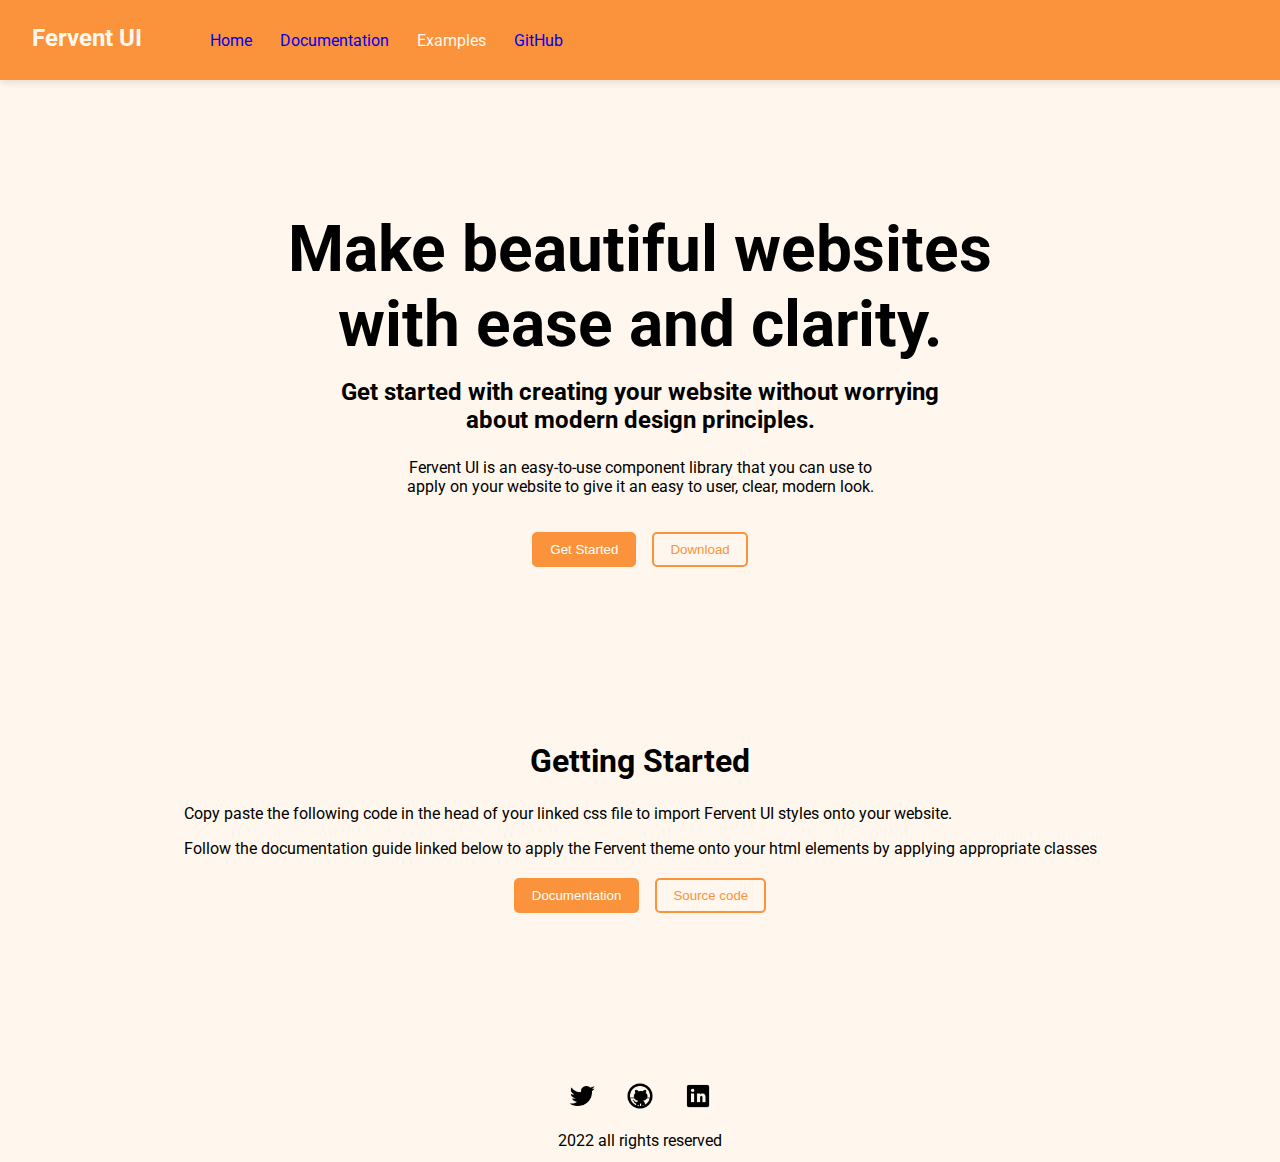
<file: index.html>
<!DOCTYPE html>
<html lang="en">
<head>
    <meta charset="UTF-8">
    <meta http-equiv="X-UA-Compatible" content="IE=edge">
    <meta name="viewport" content="width=device-width, initial-scale=1.0">
    <title>Fervent Ui</title>
    <link href="styles.css" rel="stylesheet" />
</head>
<body>
    <nav class="nav-bar">
        <h2 class="main-title">Fervent UI</h2>
        <div class="nav-links">
            <ul>
                <li><a href="/index.html">Home</a></li>
                <li><a href="/documentation.html">Documentation</a></li>
                <li><a>Examples</a></li>
                <li><a href="https://github.com/Thomasalex2/Fervent-Ui" target="_blank">GitHub</a></li>
            </ul>
        </div>
    </nav>
    <div class="hero-section">
        <h1 class="">Make beautiful websites with ease and clarity.</h1>
        <h4> Get started with creating your website without worrying about modern design principles.</h4>
        <p>Fervent UI is an easy-to-use component library that you can use to apply on your website to give it an easy to user, clear, modern look.</p>
        <div class="btn-container">
            <button class="primary-btn">Get Started</button>
            <button class="secondary-btn">Download</button>
        </div>
    </div>

    <h2 class="installation-header">Getting Started</h2>
    <div class="installation-section">
        <div class="installation-desc">
            <p>Copy paste the following code in the head of your linked css file to import Fervent UI styles onto your website.</p>
            <p>Follow the documentation guide linked below to apply the Fervent theme onto your html elements by applying appropriate classes</p>
            <div class="btn-container">
                <button class="primary-btn">Documentation</button>
                <button class="secondary-btn">Source code</button>
            </div>
        </div>
        <iframe class="import-script"
        src="https://carbon.now.sh/embed?bg=rgba%28255%2C247%2C237%2C1%29&t=vscode&wt=none&l=css&width=1131&ds=false&dsyoff=20px&dsblur=68px&wc=true&wa=false&pv=6px&ph=8px&ln=false&fl=1&fm=Hack&fs=14px&lh=133%25&si=false&es=2x&wm=false&code=%2540import%2520url%28%2522https%253A%252F%252Ffervent-ui.netlify.app%252Fresources%252Ffervent-ui%252Ffervent-ui.css%2522%29%253B"
        style="width: 1131px; height: 88px; border:0; transform: scale(1); overflow:hidden;"
        sandbox="allow-scripts allow-same-origin">
        </iframe>
    </div>

    <footer>
        <div class="social-icons-container">
            <ul>
                <li>
                    <a target="_blank"
                    href="https://twitter.com/ThomasAlex2"><img class="social-icons-30" src="resources/images/icons/social-twitter.png" alt="Twitter"></a></li>
                <li>
                    <a target="_blank"
                    href="https://github.com/Thomasalex2"><img class="social-icons-30" src="resources/images/icons/social-github.png" alt="GitHub"></a></li>
                <li>
                    <a target="_blank"
                    href="https://www.linkedin.com/in/thomas-alex-one/"><img class="social-icons-30" src="resources/images/icons/social-linkedin.png" alt="LinkedIn"></a></li>
            </ul>
        </div>
        <p class="footer-note">2022 all rights reserved</p>
    </footer>
</body>
</html>
</file>
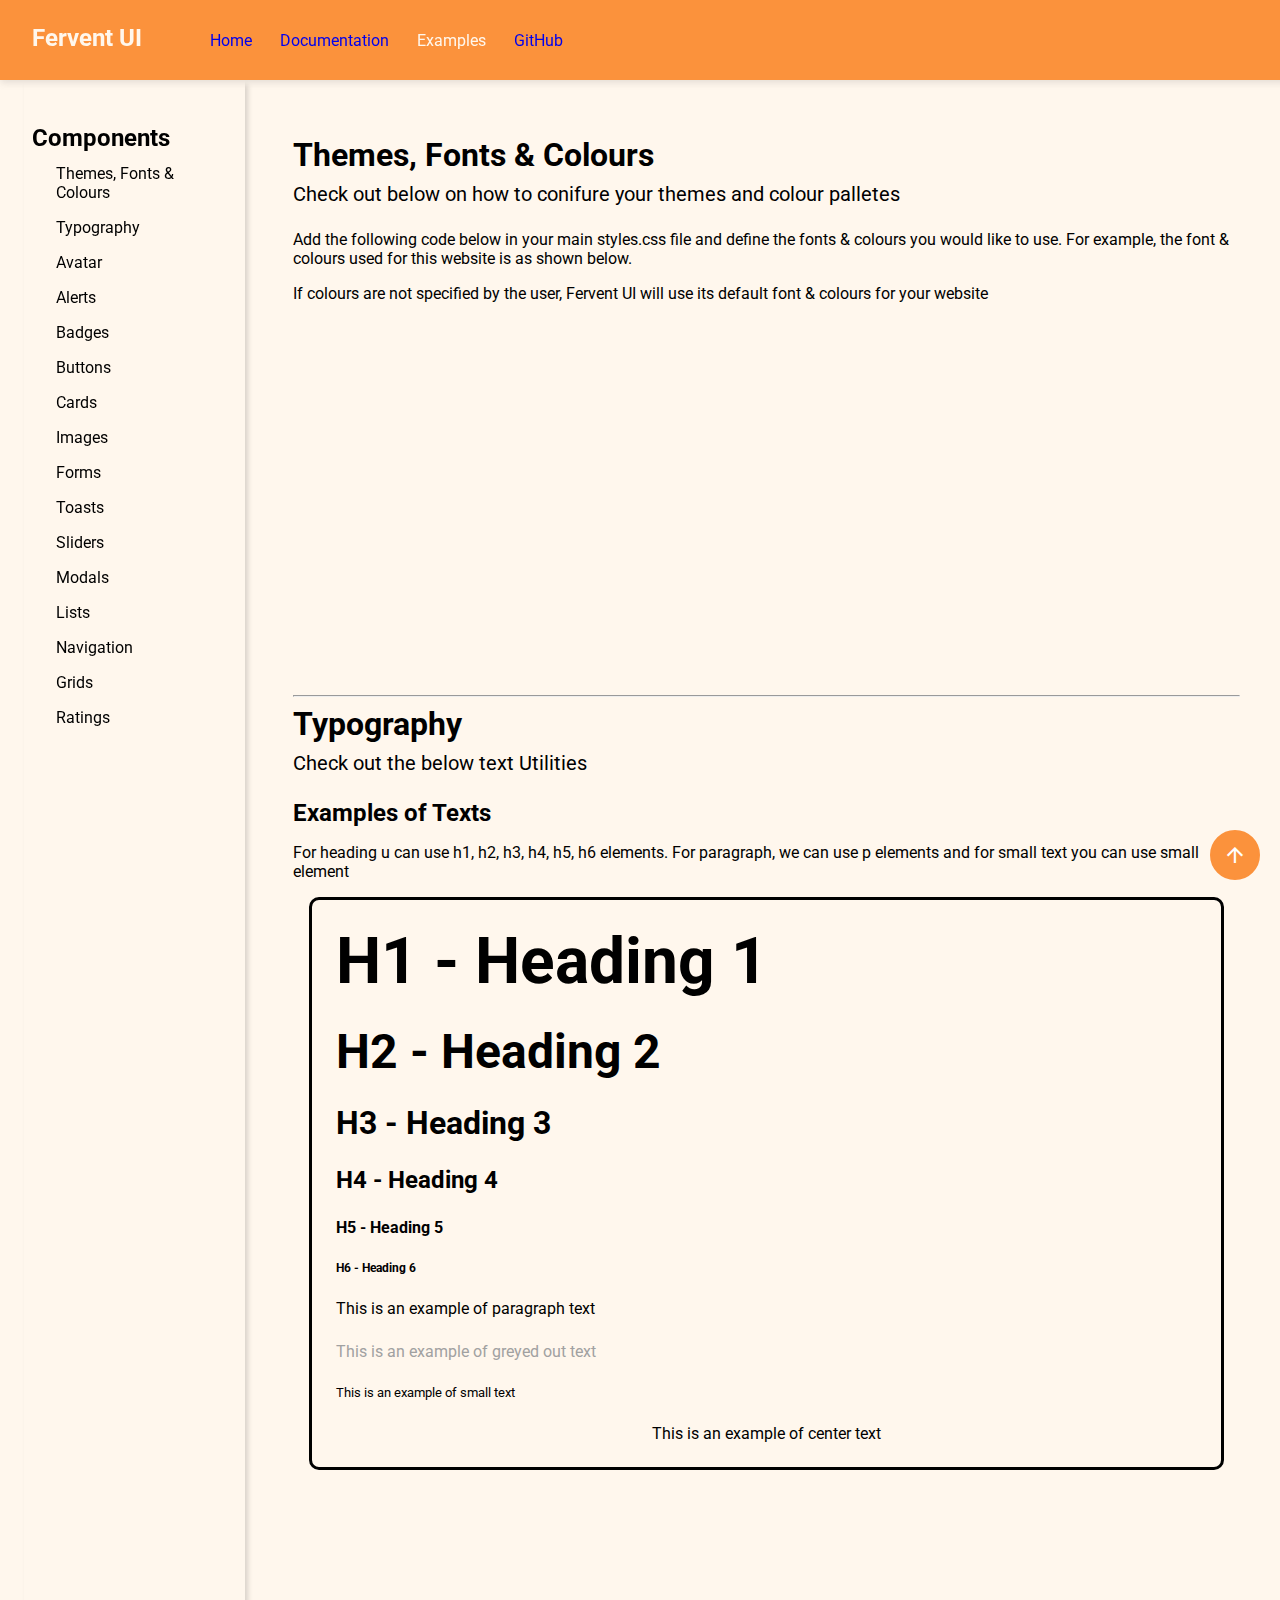
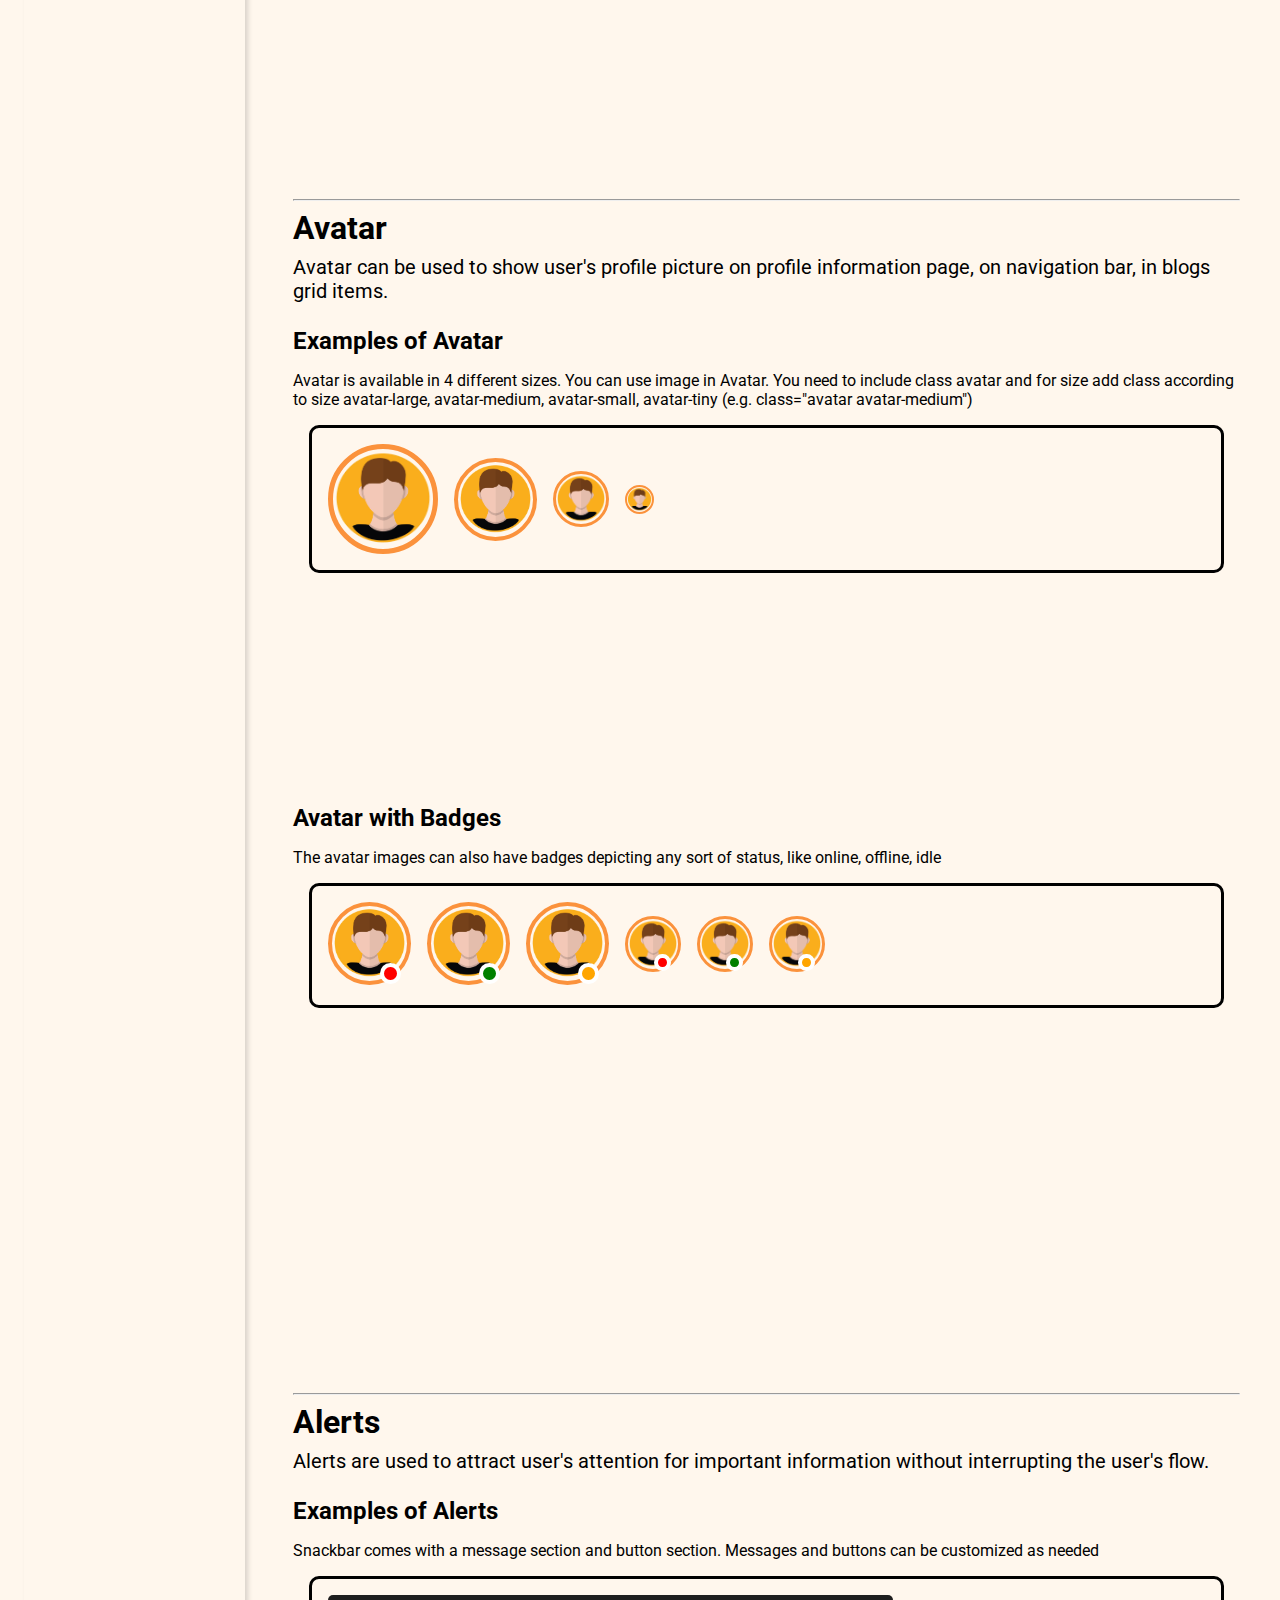
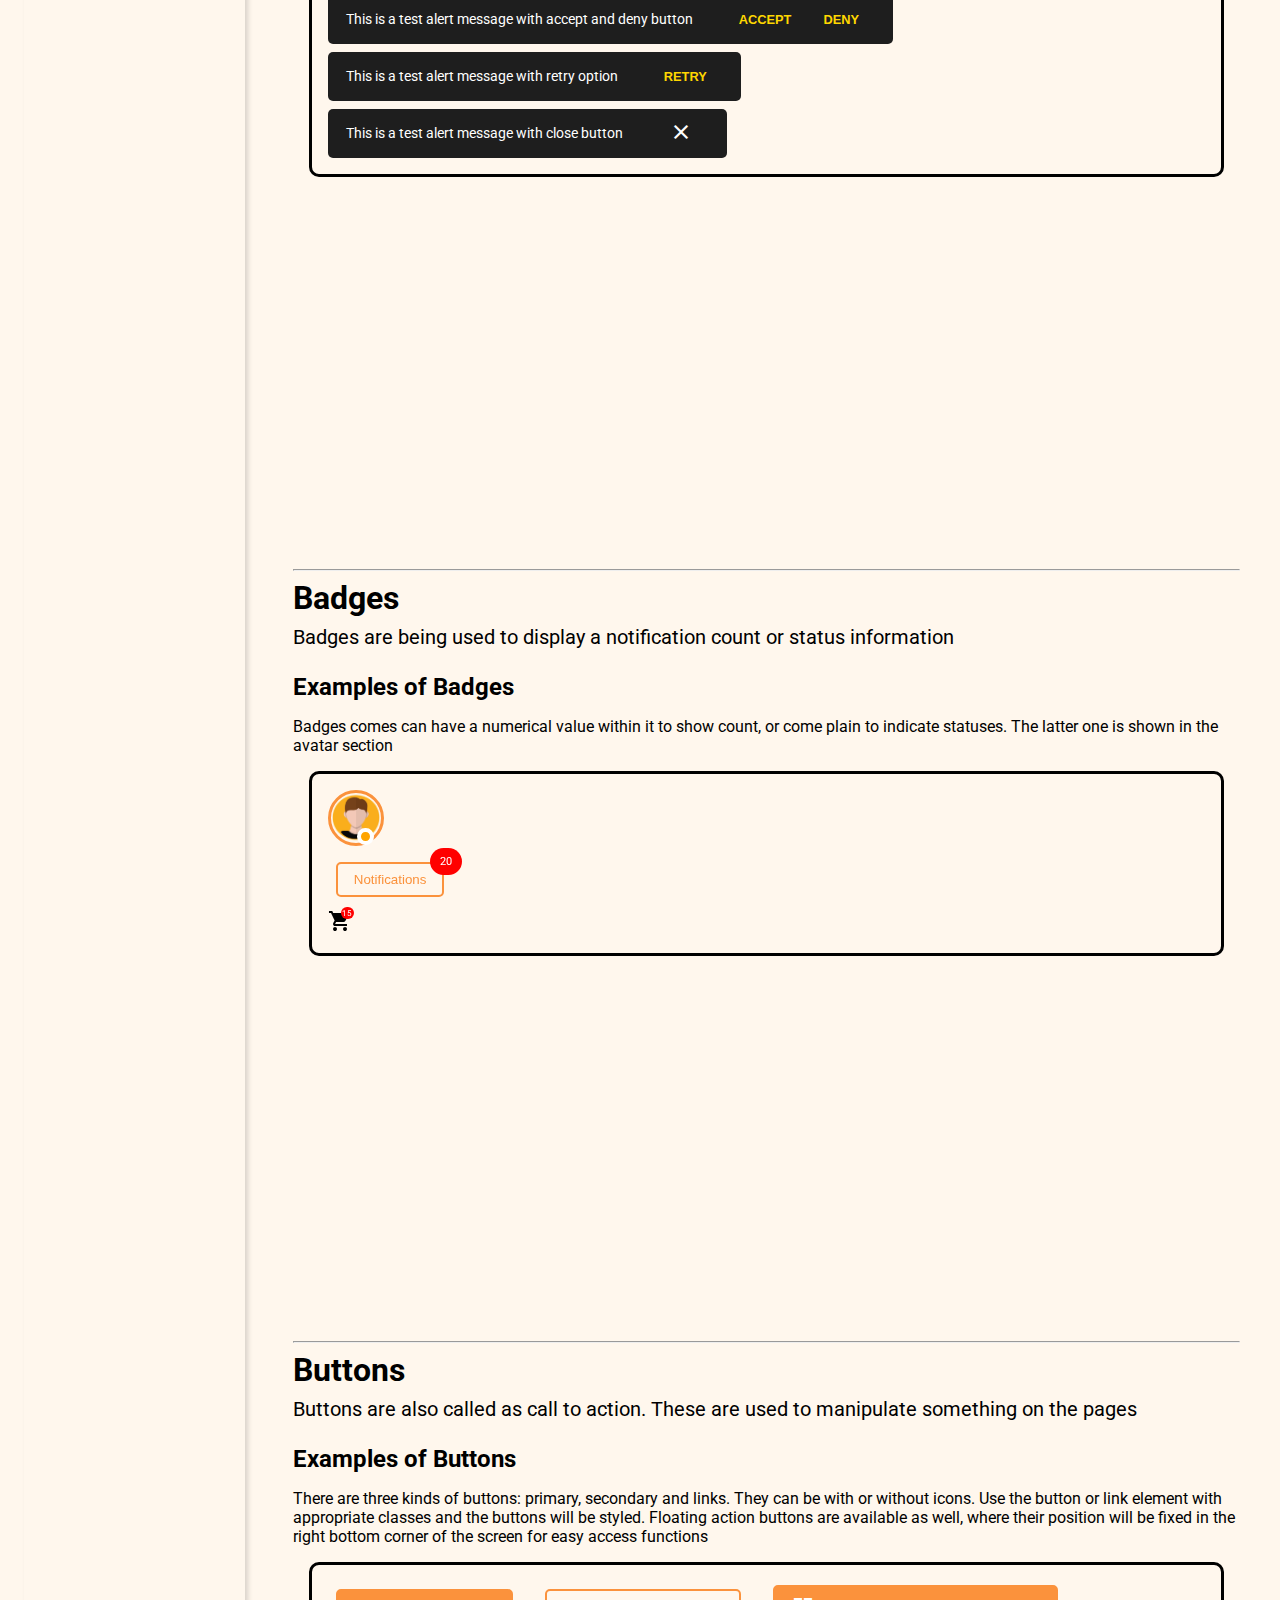
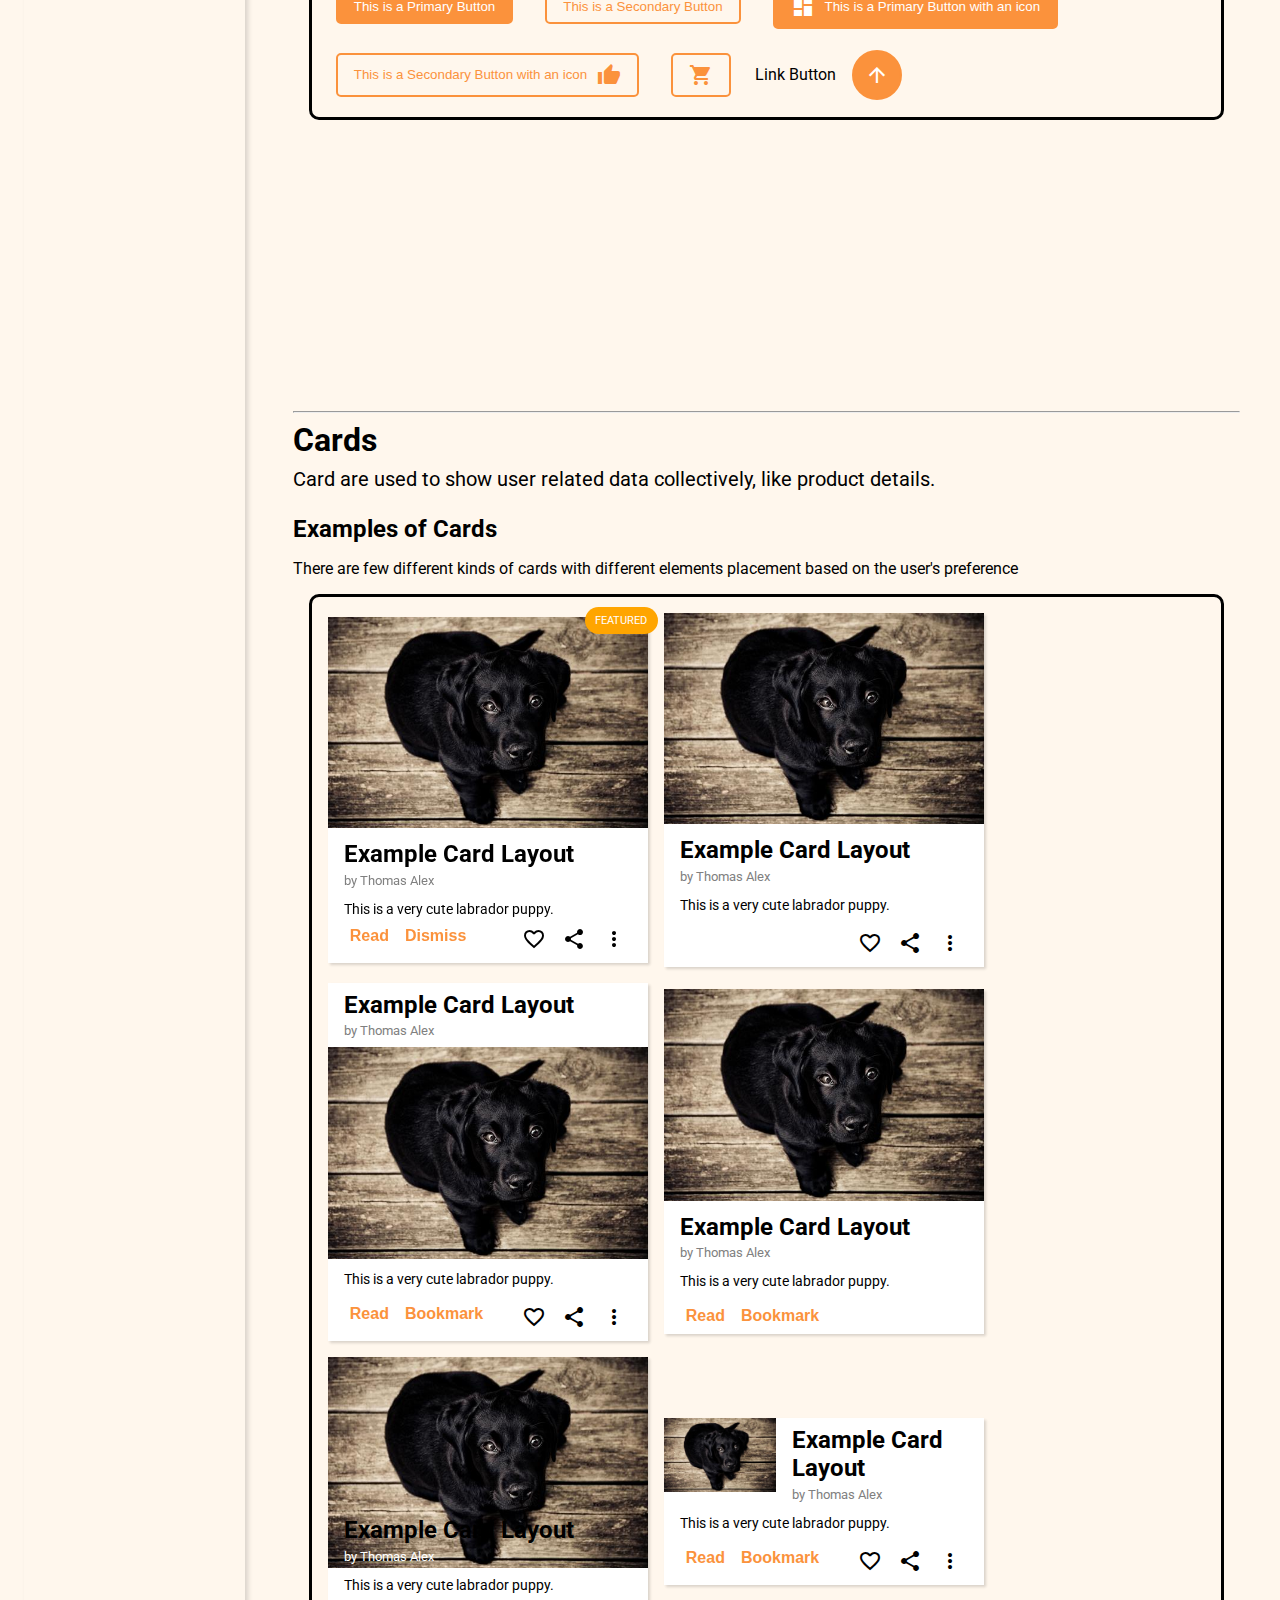
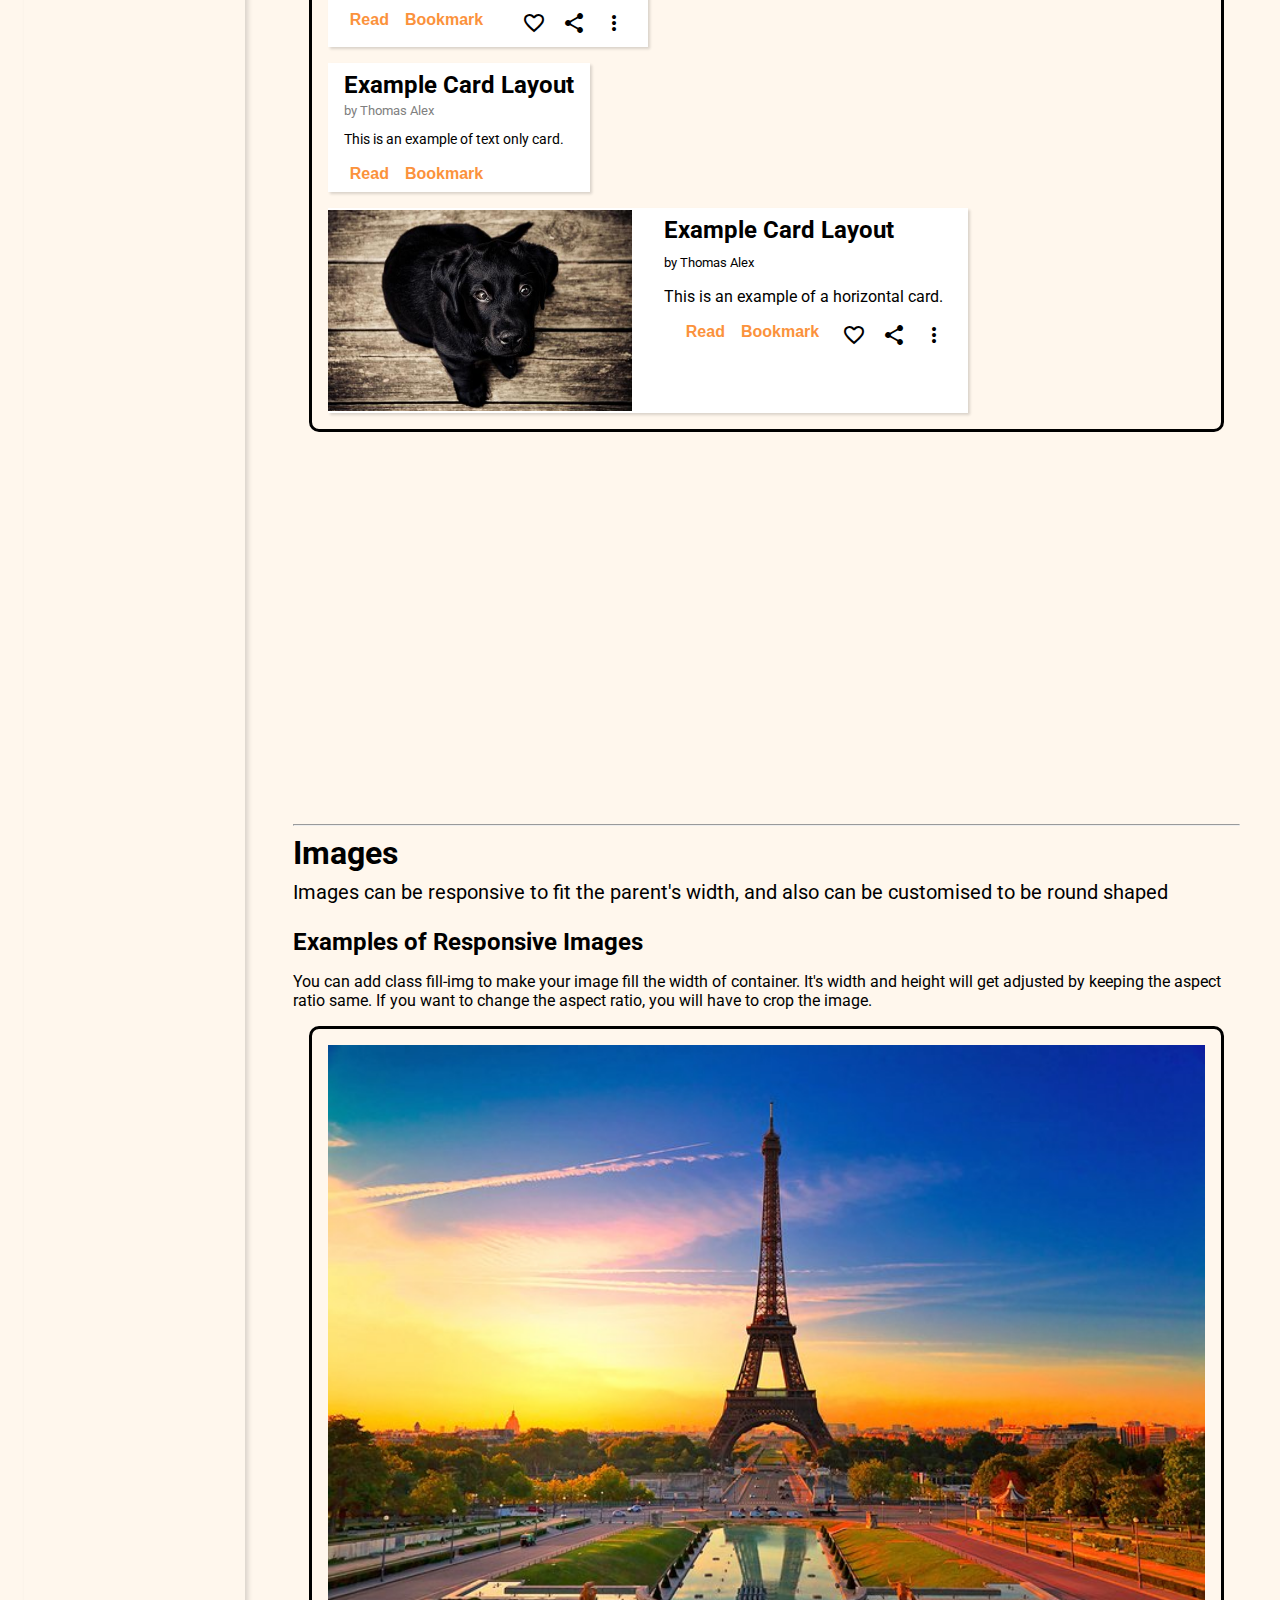
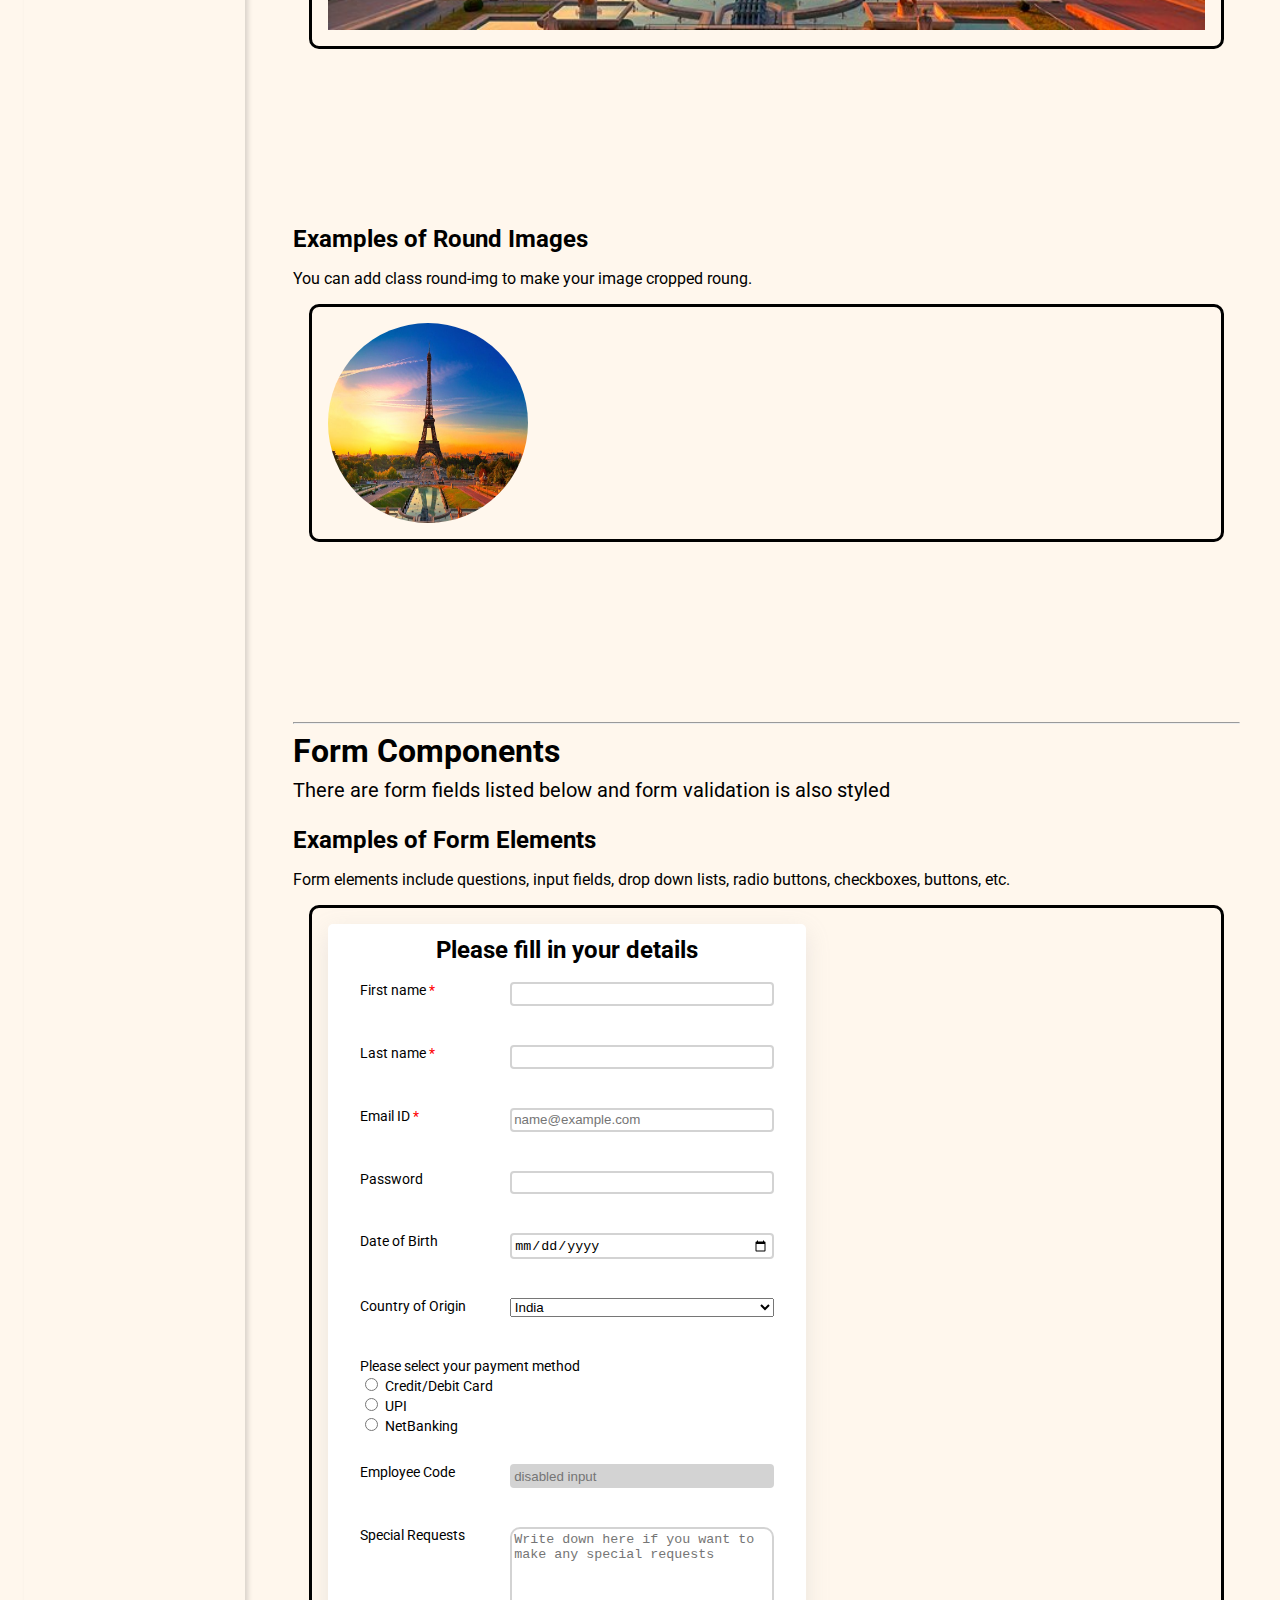
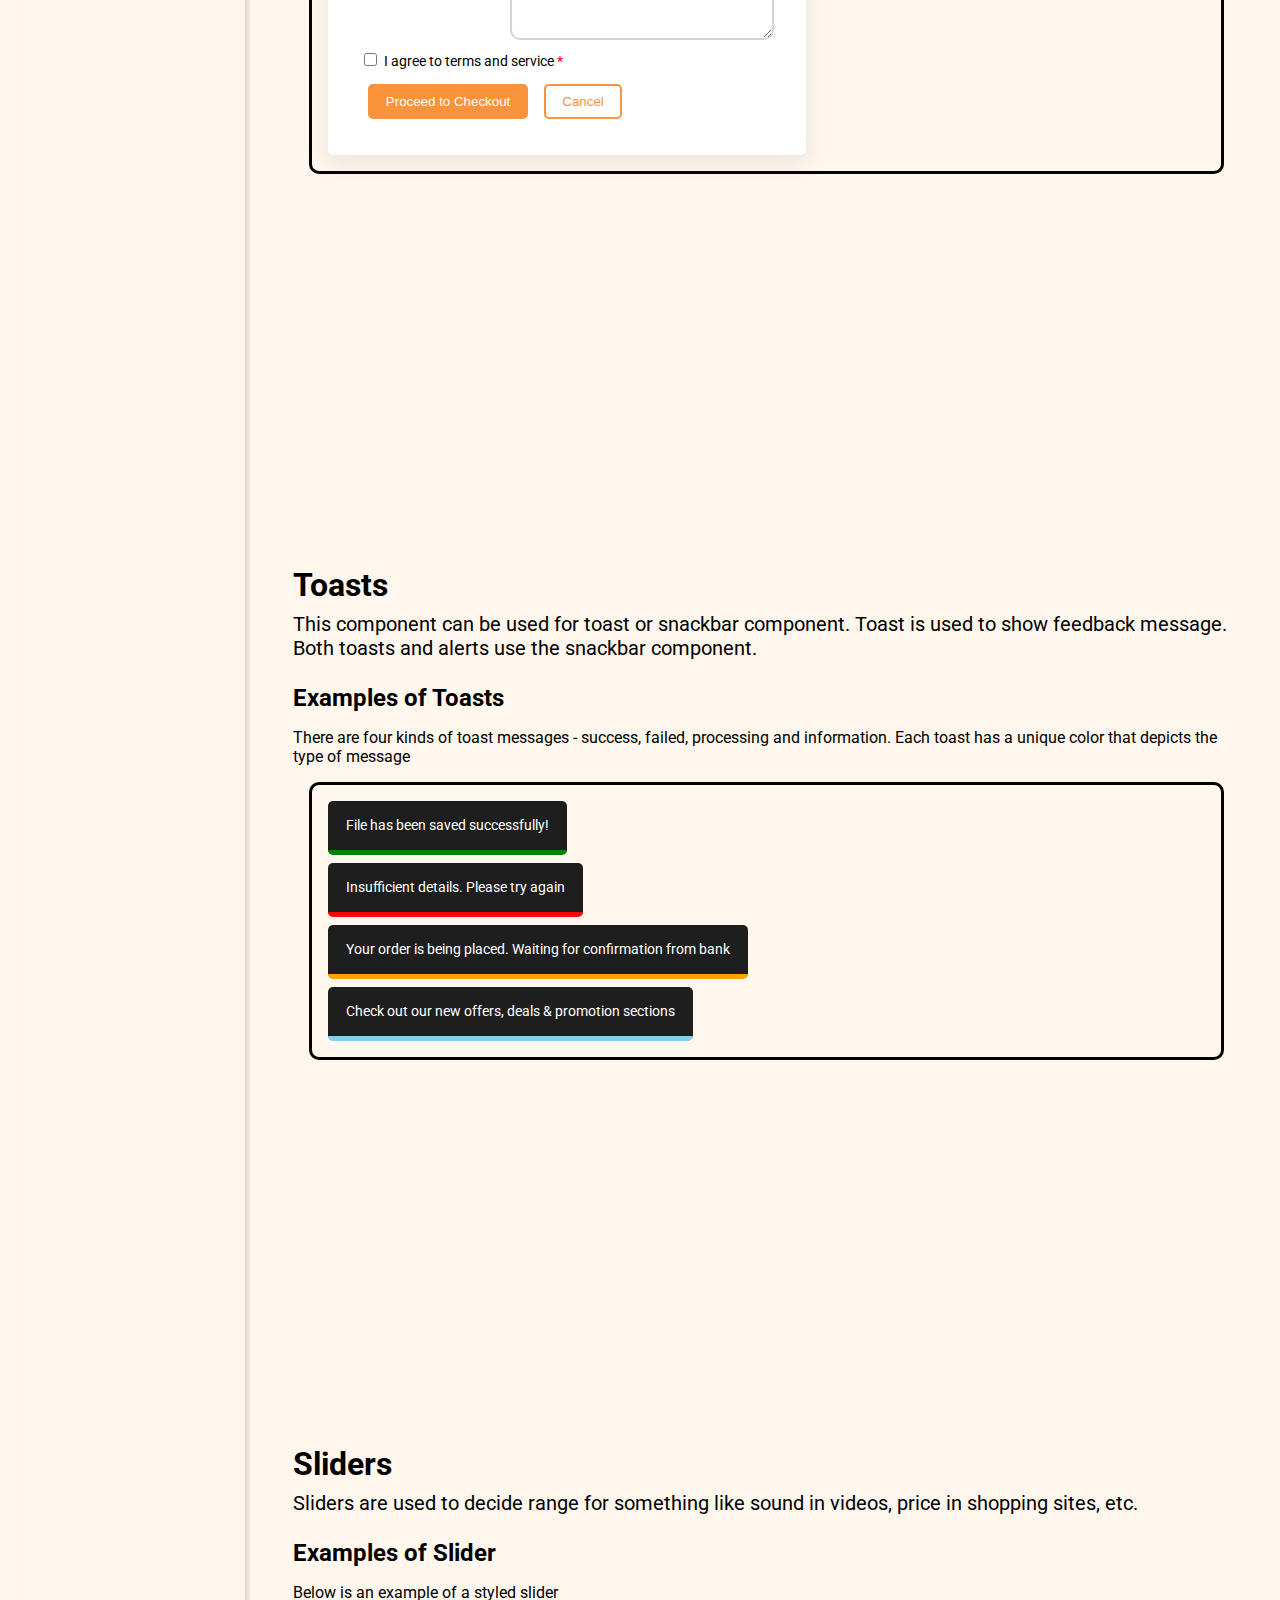
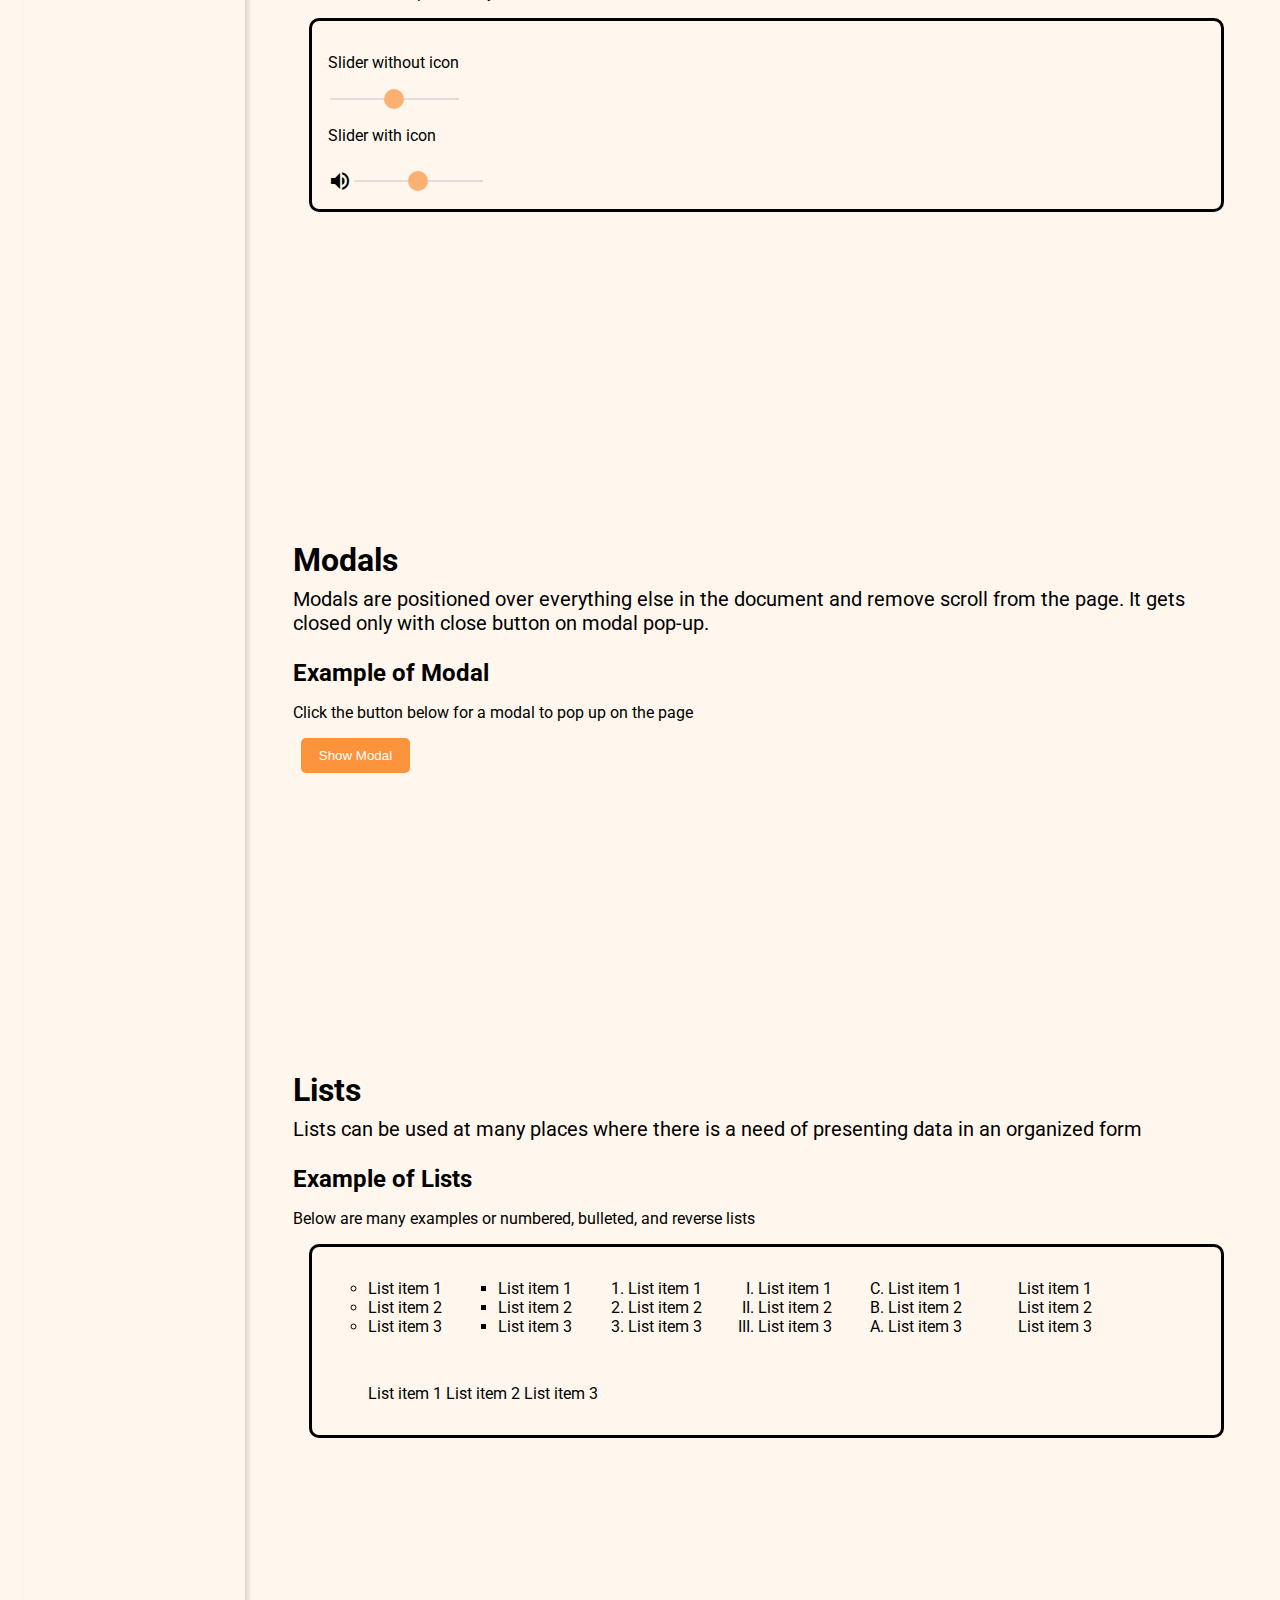
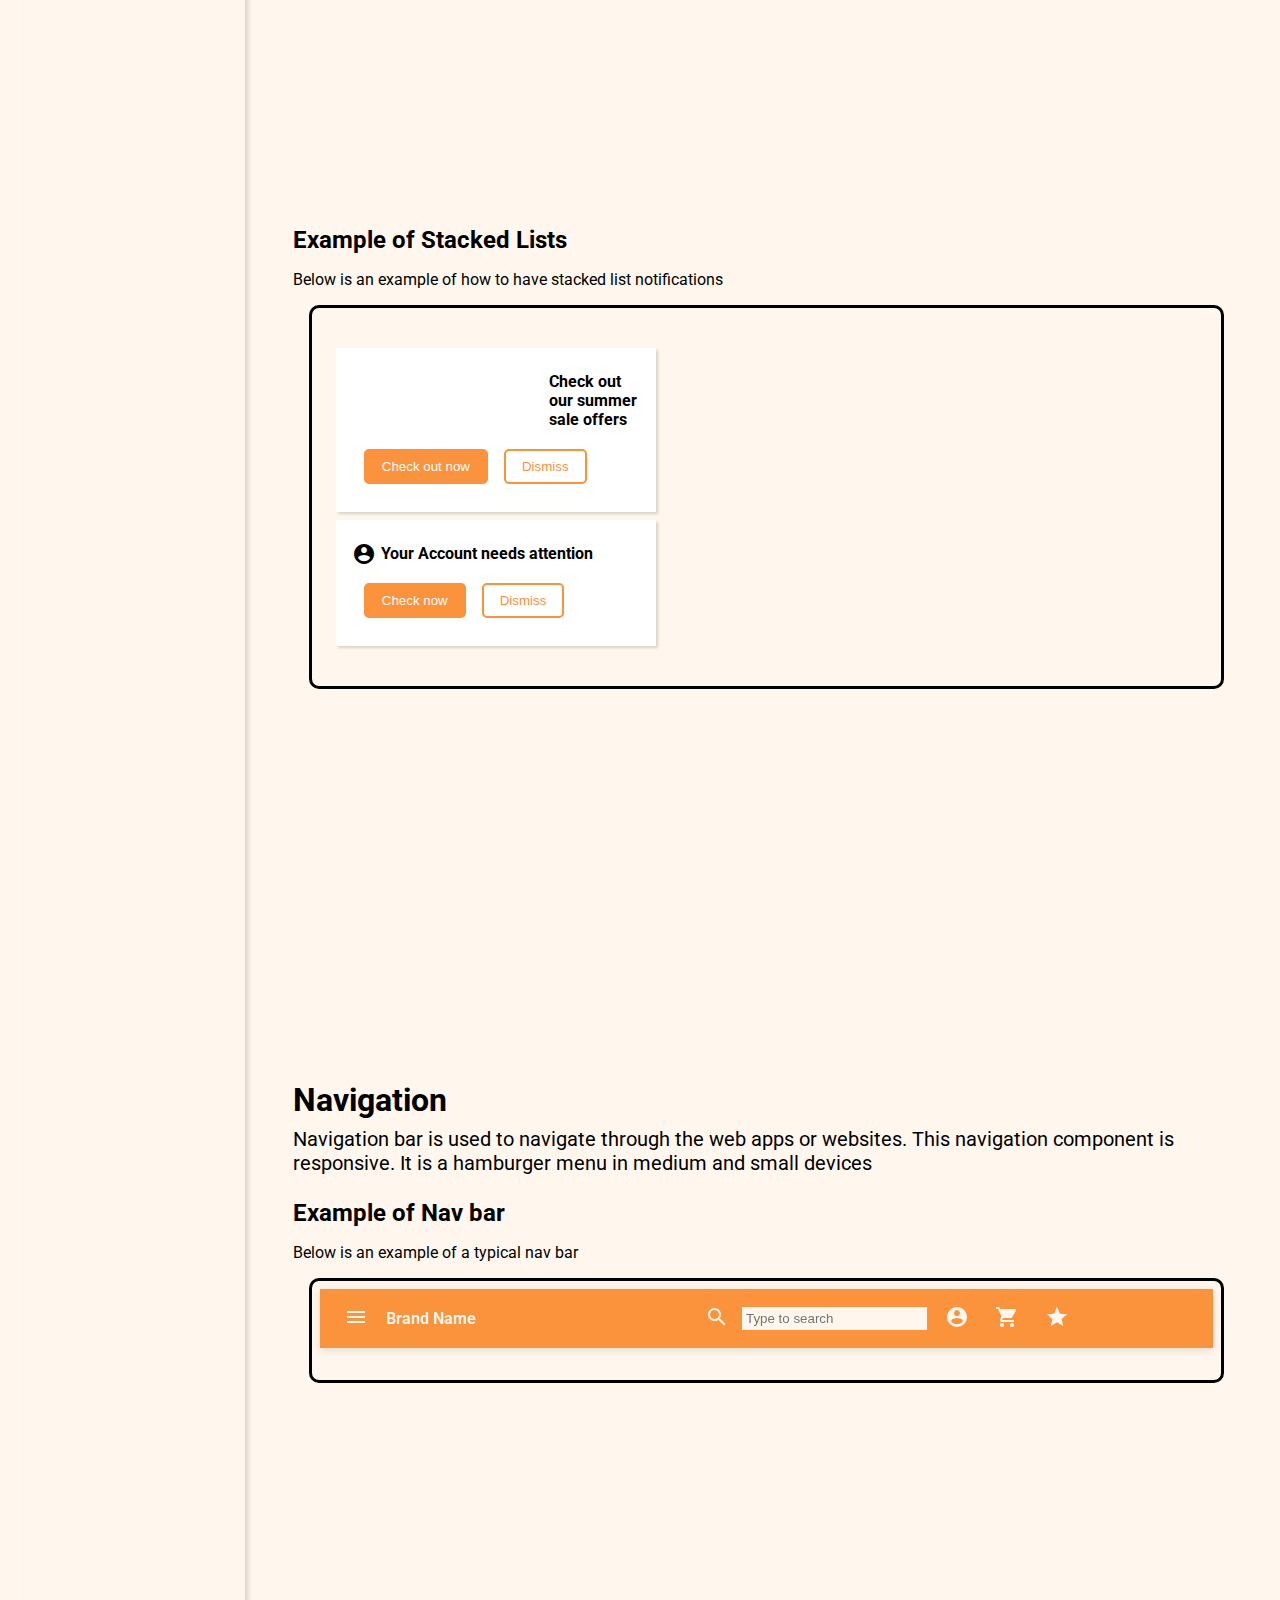
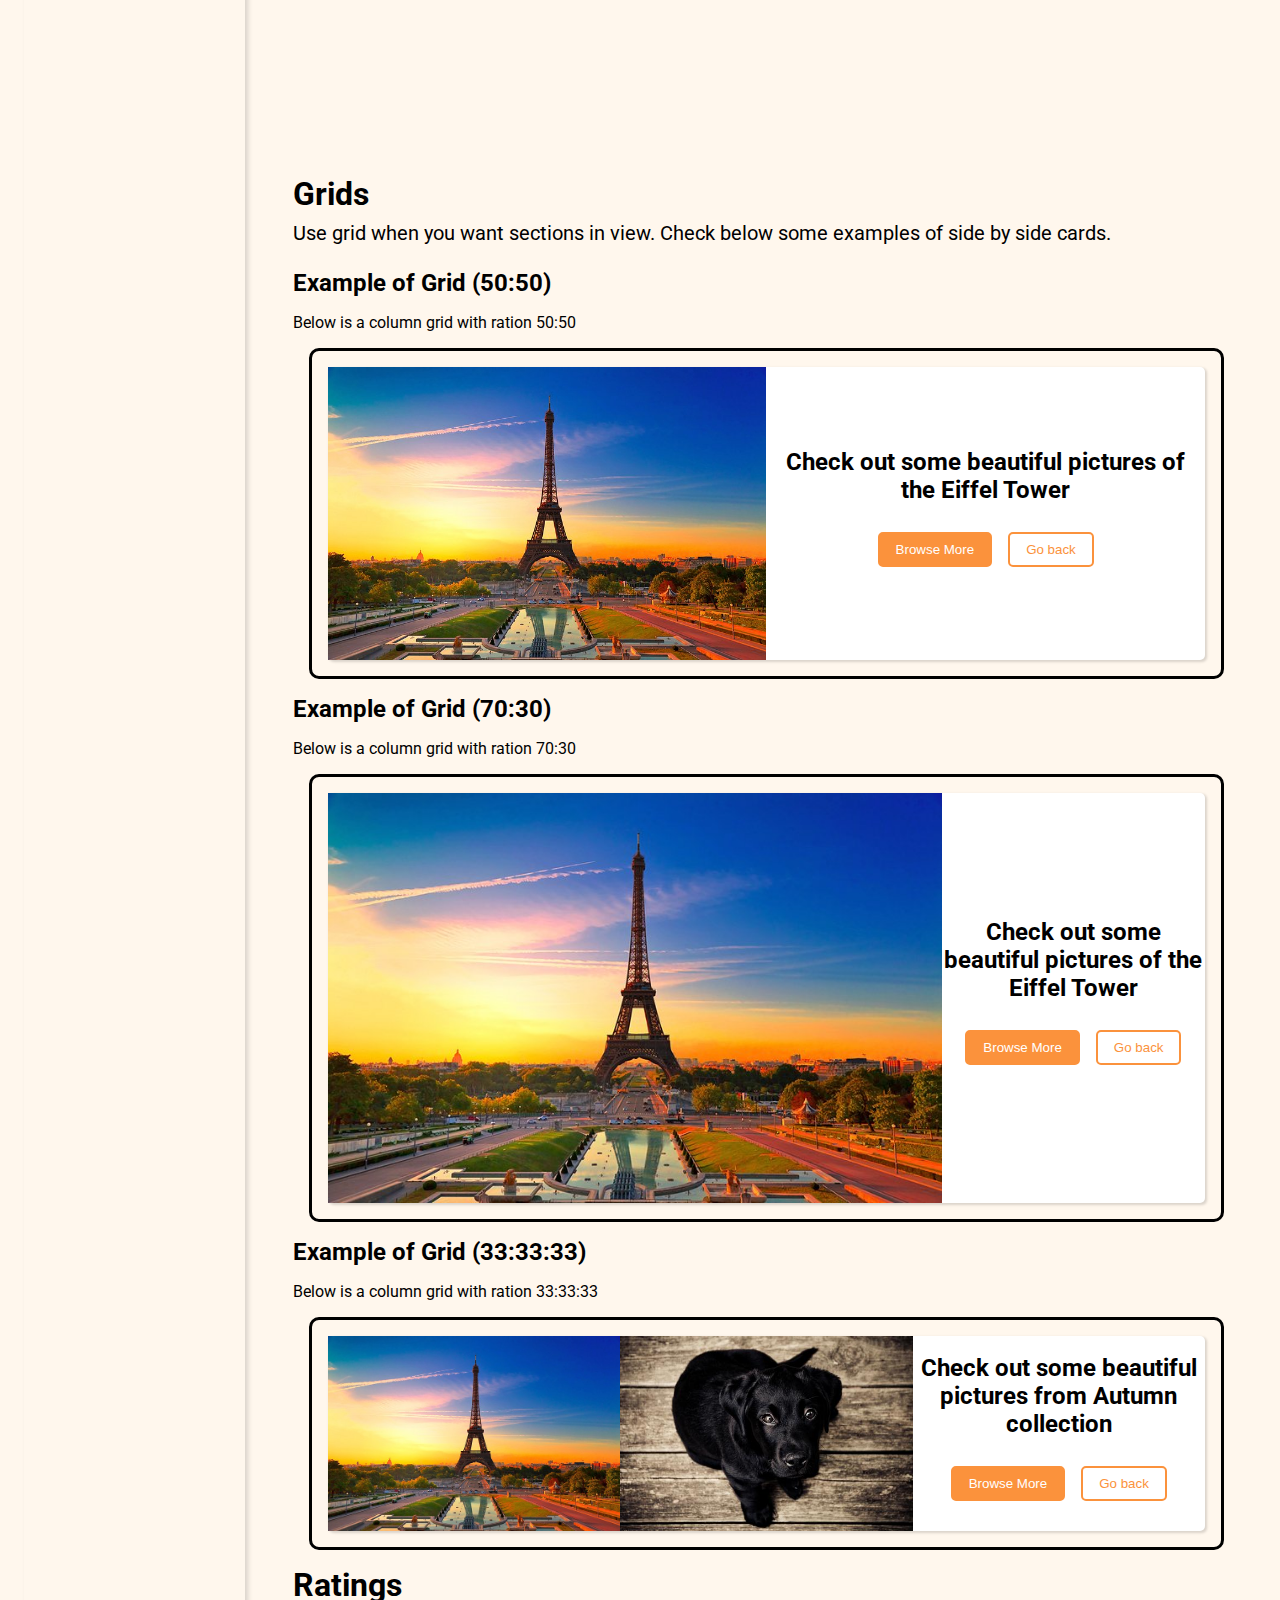
<file: documentation.html>
<!DOCTYPE html>
<html lang="en">
<head>
    <meta charset="UTF-8">
    <meta http-equiv="X-UA-Compatible" content="IE=edge">
    <meta name="viewport" content="width=device-width, initial-scale=1.0">
    <title>Fervent Ui | Documentation</title>
    <link href="styles.css" rel="stylesheet"/>
    <link href="https://fonts.googleapis.com/icon?family=Material+Icons"
      rel="stylesheet">
</head>
<body>
    <div class="docs-grid-layout">
        <nav id="top-section" class="nav-bar">
            <h1 class="main-title">Fervent UI</h1>
            <div class="nav-links">
                <ul>
                    <li><a href="/index.html">Home</a></li>
                    <li><a href="/documentation.html">Documentation</a></li>
                    <li><a>Examples</a></li>
                    <li><a href="https://github.com/Thomasalex2/Fervent-Ui" target="_blank">GitHub</a></li>
                </ul>
            </div>
        </nav>

        <button id="top-btn" class="floating-btn"><span class="material-icons">arrow_upward</span></button>

        <div class="drawer">
            <div class="drawer-btns-container">
                <h4 class="component-subheading">Components</h4>
                <a id="theme-lnk">Themes, Fonts & Colours</a>
                <a id="typography-lnk">Typography</a>
                <a id="avatar-lnk">Avatar</a>
                <a id="alerts-lnk">Alerts</a>
                <a id="badges-lnk">Badges</a>
                <a id="buttons-lnk">Buttons</a>
                <a id="cards-lnk">Cards</a>
                <a id="images-lnk">Images</a>
                <a id="forms-lnk">Forms</a>
                <a id="toasts-lnk">Toasts</a>
                <a id="sliders-lnk">Sliders</a>
                <a id="modals-lnk">Modals</a>
                <a id="lists-lnk">Lists</a>
                <a id="navigation-lnk">Navigation</a>
                <a id="grids-lnk">Grids</a>
                <a id="ratings-lnk">Ratings</a>
            </div>
        </div>

        <section class="content">

            <article id="theme-section">
                <h3>Themes, Fonts & Colours</h3>
                <p class="title-caption">Check out below on how to conifure your themes and colour palletes</p>
                <p>Add the following code below in your main styles.css file and define the fonts & colours you would like to use. For example, the font & colours used for this website is as shown below.</p>
                <p>If colours are not specified by the user, Fervent UI will use its default font & colours for your website</p>
                <div class="example-script">
                    <iframe
                        src="https://carbon.now.sh/embed?bg=rgba%28255%2C247%2C237%2C1%29&t=vscode&wt=none&l=css&width=1192.5&ds=false&dsyoff=20px&dsblur=68px&wc=true&wa=false&pv=6px&ph=8px&ln=false&fl=1&fm=Hack&fs=14px&lh=133%25&si=false&es=2x&wm=false&code=%2540import%2520url%28%27https%253A%252F%252Ffonts.googleapis.com%252Fcss2%253Ffamily%253DRoboto%253Awght%2540100%253B400%2526display%253Dswap%27%29%253B%250A%250A%253Aroot%2520%257B%250A%2520%2520%2520%2520font-family%253A%2520%27Roboto%27%252C%2520sans-serif%253B%250A%2520%2520%2520%2520--off-white-bg-color%253A%2520%2523fff7ed%253B%250A%2520%2520%2520%2520--grey-bg-color%253A%2520%2523fafafa%253B%250A%2520%2520%2520%2520--primary-color%253A%2520%2523fb923c%253B%250A%2520%2520%2520%2520--secondary-color%253A%2520%252342919E%253B%250A%2520%2520%2520%2520--black-color%253A%2520%2523000000%253B%250A%2520%2520%2520%2520--white-color%253A%2520%2523FFFFFF%253B%250A%2520%2520%2520%2520--border-color%253A%2520%2523000000%253B%250A%2520%2520%2520%2520--lightgrey-color%253A%2520lightgrey%253B%250A%257D"
                        style="width: 1193px; height: 311px; border:0; transform: scale(1); overflow:hidden;"
                        sandbox="allow-scripts allow-same-origin">
                    </iframe>
                </div>
            </article>

            <hr>

            <article id="typography-section">
                <h3>Typography</h3>
                <p class="title-caption">Check out the below text Utilities</p>
                <h4 class="component-subheading">Examples of Texts</h4>
                <p>For heading u can use h1, h2, h3, h4, h5, h6 elements. For paragraph, we can use p elements and for small text you can use small element</p>
                <div class="example-container-row border-medium border-rad-M">
                    <h1 class="typography-example"> H1 - Heading 1</h1>
                    <h2 class="typography-example"> H2 - Heading 2</h2>
                    <h3 class="typography-example"> H3 - Heading 3</h3>
                    <h4 class="typography-example"> H4 - Heading 4</h4>
                    <h5 class="typography-example"> H5 - Heading 5</h5>
                    <h6 class="typography-example"> H6 - Heading 6</h6>
                    <p class="typography-example">This is an example of paragraph text</p>
                    <p class="greyed-out typography-example">This is an example of greyed out text</p>
                    <small class="typography-example">This is an example of small text</small>
                    <p class="center-text typography-example">This is an example of center text</p>
                </div>
                <div class="example-script">
                    <iframe
                        src="https://carbon.now.sh/embed?bg=rgba%28255%2C247%2C237%2C1%29&t=vscode&wt=none&l=htmlmixed&width=1131&ds=false&dsyoff=20px&dsblur=68px&wc=true&wa=false&pv=6px&ph=8px&ln=false&fl=1&fm=Hack&fs=14px&lh=133%25&si=false&es=2x&wm=false&code=%253Ch1%2520class%253D%2522typography-example%2522%253E%2520H1%2520-%2520Heading%25201%253C%252Fh1%253E%250A%253Ch2%2520class%253D%2522typography-example%2522%253E%2520H2%2520-%2520Heading%25202%253C%252Fh2%253E%250A%253Ch3%2520class%253D%2522typography-example%2522%253E%2520H3%2520-%2520Heading%25203%253C%252Fh3%253E%250A%253Ch4%2520class%253D%2522typography-example%2522%253E%2520H4%2520-%2520Heading%25204%253C%252Fh4%253E%250A%253Ch5%2520class%253D%2522typography-example%2522%253E%2520H5%2520-%2520Heading%25205%253C%252Fh5%253E%250A%253Ch6%2520class%253D%2522typography-example%2522%253E%2520H6%2520-%2520Heading%25206%253C%252Fh6%253E%250A%253Cp%2520class%253D%2522typography-example%2522%253EThis%2520is%2520an%2520example%2520of%2520paragraph%2520text%253C%252Fp%253E%250A%253Cp%2520class%253D%2522greyed-out%2520typography-example%2522%253EThis%2520is%2520an%2520example%2520of%2520greyed%2520out%2520text%253C%252Fp%253E%250A%253Csmall%2520class%253D%2522typography-example%2522%253EThis%2520is%2520an%2520example%2520of%2520small%2520text%253C%252Fsmall%253E"
                        style="width: 1131px; height: 237px; border:0; transform: scale(1); overflow:hidden;"
                        sandbox="allow-scripts allow-same-origin">
                    </iframe>
                </div>
            </article>

            <hr>

            <article id="avatar-section">
                <h3>Avatar</h3>
                <p class="title-caption">Avatar can be used to show user's profile picture on profile information page, on navigation bar, in blogs grid items.</p>
                <h4>Examples of Avatar</h4>
                <p>Avatar is available in 4 different sizes. You can use image in Avatar. You need to include class avatar and for size add class according to size avatar-large, avatar-medium, avatar-small, avatar-tiny (e.g. class="avatar avatar-medium")</p>
                <div class="example-container-col border-medium border-rad-M">
                    <img class="avatar avatar-large" src="resources/images/avatar.png">
                    <img class="avatar avatar-medium" src="resources/images/avatar.png">
                    <img class="avatar avatar-small" src="resources/images/avatar.png">
                    <img class="avatar avatar-tiny" src="resources/images/avatar.png">
                </div>
                <div class="example-script">
                    <iframe
                        src="https://carbon.now.sh/embed?bg=rgba%28255%2C247%2C237%2C1%29&t=vscode&wt=none&l=auto&width=1011&ds=false&dsyoff=20px&dsblur=68px&wc=true&wa=false&pv=6px&ph=8px&ln=false&fl=1&fm=Hack&fs=14px&lh=133%25&si=false&es=2x&wm=false&code=%253Cimg%2520class%253D%2522avatar%2520avatar-large%2522%2520src%253D%2522path_to_img%2522%253E%250A%253Cimg%2520class%253D%2522avatar%2520avatar-medium%2522%2520src%253D%2522path_to_img%2522%253E%250A%253Cimg%2520class%253D%2522avatar%2520avatar-small%2522%2520src%253D%2522path_to_img%2522%253E%250A%253Cimg%2520class%253D%2522avatar%2520avatar-tiny%2522%2520src%253D%2522path_to_img%2522%253E"
                        style="width: 1011px; height: 143px; border:0; transform: scale(1); overflow:hidden;"
                        sandbox="allow-scripts allow-same-origin">
                    </iframe>
                </div>
                <h4 class="component-subheading">Avatar with Badges</h4>
                <p>The avatar images can also have badges depicting any sort of status, like online, offline, idle</p>
                <div class="example-container-col border-medium border-rad-M">
                    <div class="badge-container">
                        <img class="avatar avatar-medium" src="resources/images/avatar.png">
                        <span class="avatar-bdg bdg-red"></span>
                    </div>
                    <div class="badge-container">
                        <img class="avatar avatar-medium" src="resources/images/avatar.png">
                        <span class="avatar-bdg bdg-green"></span>
                    </div>                    
                    <div class="badge-container">
                        <img class="avatar avatar-medium" src="resources/images/avatar.png">
                        <span class="avatar-bdg bdg-orange"></span>
                    </div>
                    <div class="badge-container">
                        <img class="avatar avatar-small" src="resources/images/avatar.png">
                        <span class="avatar-bdg bdg-red"></span>
                    </div>
                    <div class="badge-container">
                        <img class="avatar avatar-small" src="resources/images/avatar.png">
                        <span class="avatar-bdg bdg-green"></span>
                    </div>                    
                    <div class="badge-container">
                        <img class="avatar avatar-small" src="resources/images/avatar.png">
                        <span class="avatar-bdg bdg-orange"></span>
                    </div>
                </div>
                <div class="example-script">
                    <iframe
                        src="https://carbon.now.sh/embed?bg=rgba%28255%2C247%2C237%2C1%29&t=vscode&wt=none&l=auto&width=1011&ds=false&dsyoff=20px&dsblur=68px&wc=true&wa=false&pv=6px&ph=8px&ln=false&fl=1&fm=Hack&fs=14px&lh=133%25&si=false&es=2x&wm=false&code=%253Cdiv%2520class%253D%2522badge-container%2522%253E%250A%2520%2520%2520%2520%253Cimg%2520class%253D%2522avatar%2520avatar-medium%2522%2520src%253D%2522resources%252Fimages%252Favatar.png%2522%253E%250A%2520%2520%2520%2520%253Cspan%2520class%253D%2522avatar-bdg%2520bdg-red%2522%253E%253C%252Fspan%253E%250A%253C%252Fdiv%253E%250A%253Cdiv%2520class%253D%2522badge-container%2522%253E%250A%2520%2520%2520%2520%253Cimg%2520class%253D%2522avatar%2520avatar-medium%2522%2520src%253D%2522resources%252Fimages%252Favatar.png%2522%253E%250A%2520%2520%2520%2520%253Cspan%2520class%253D%2522avatar-bdg%2520bdg-green%2522%253E%253C%252Fspan%253E%250A%253C%252Fdiv%253E%2520%2520%2520%2520%2520%2520%2520%2520%2520%2520%2520%2520%2520%2520%2520%2520%2520%2520%2520%2520%250A%253Cdiv%2520class%253D%2522badge-container%2522%253E%250A%2520%2520%2520%2520%253Cimg%2520class%253D%2522avatar%2520avatar-medium%2522%2520src%253D%2522resources%252Fimages%252Favatar.png%2522%253E%250A%2520%2520%2520%2520%253Cspan%2520class%253D%2522avatar-bdg%2520bdg-orange%2522%253E%253C%252Fspan%253E%250A%253C%252Fdiv%253E"
                        style="width: 1011px; height: 293px; border:0; transform: scale(1); overflow:hidden;"
                        sandbox="allow-scripts allow-same-origin">
                    </iframe>
                </div>
            </article>

            <hr>

            <article id="alerts-section">
                <h3>Alerts</h3>
                <p class="title-caption">Alerts are used to attract user's attention for important information without interrupting the user's flow.</p>
                <h4 class="component-subheading">Examples of Alerts</h4>
                <p>Snackbar comes with a message section and button section. Messages and buttons can be customized as needed</p>
                <div class="example-container-row border-medium border-rad-M">
                    <div class="snackbar remove-fixed-pos">
                        <p class="snackbar-msg">This is a test alert message with accept and deny button</p>
                        <div class="snackbar-btn-container">
                            <button class="snackbar-primary-btn">ACCEPT</button>
                            <button class="snackbar-primary-btn">DENY</button>
                        </div>
                    </div>
                    <div class="snackbar remove-fixed-pos">
                        <p class="snackbar-msg">This is a test alert message with retry option</p>
                        <div class="snackbar-btn-container">
                            <button class="snackbar-primary-btn">RETRY</button>
                        </div>
                    </div>
                    <div class="snackbar remove-fixed-pos">
                        <p class="snackbar-msg">This is a test alert message with close button</p>
                        <div class="snackbar-btn-container">
                            <button class="snackbar-close-btn"><span class="material-icons">close</span></button>
                        </div>
                    </div>
                </div>
                <div class="example-script">
                    <iframe
                        src="https://carbon.now.sh/embed?bg=rgba%28255%2C247%2C237%2C1%29&t=vscode&wt=none&l=auto&width=1011&ds=false&dsyoff=20px&dsblur=68px&wc=true&wa=false&pv=6px&ph=8px&ln=false&fl=1&fm=Hack&fs=14px&lh=133%25&si=false&es=2x&wm=false&code=%253Cdiv%2520class%253D%2522snackbar%2522%253E%250A%2520%2520%2520%2520%253Cp%2520class%253D%2522snackbar-msg%2522%253EThis%2520is%2520a%2520test%2520snackbar%2520message%2520with%2520accept%2520and%2520deny%2520button%253C%252Fp%253E%250A%2520%2520%2520%2520%253Cdiv%2520class%253D%2522snackbar-btn-container%2522%253E%250A%2520%2520%2520%2520%2520%2520%2520%2520%253Cbutton%2520class%253D%2522snackbar-primary-btn%2522%253EACCEPT%253C%252Fbutton%253E%250A%2520%2520%2520%2520%2520%2520%2520%2520%253Cbutton%2520class%253D%2522snackbar-primary-btn%2522%253EDENY%253C%252Fbutton%253E%250A%2520%2520%2520%2520%253C%252Fdiv%253E%250A%253C%252Fdiv%253E%250A%253Cdiv%2520class%253D%2522snackbar%2522%253E%250A%2520%2520%2520%2520%253Cp%2520class%253D%2522snackbar-msg%2522%253EThis%2520is%2520a%2520test%2520snackbar%2520message%2520with%2520retry%2520option%253C%252Fp%253E%250A%2520%2520%2520%2520%253Cdiv%2520class%253D%2522snackbar-btn-container%2522%253E%250A%2520%2520%2520%2520%2520%2520%2520%2520%253Cbutton%2520class%253D%2522snackbar-primary-btn%2522%253ERETRY%253C%252Fbutton%253E%250A%2520%2520%2520%2520%253C%252Fdiv%253E%250A%253C%252Fdiv%253E%250A%253Cdiv%2520class%253D%2522snackbar%2522%253E%250A%2520%2520%2520%2520%253Cp%2520class%253D%2522snackbar-msg%2522%253EThis%2520is%2520a%2520test%2520snackbar%2520message%2520with%2520close%2520button%253C%252Fp%253E%250A%2520%2520%2520%2520%253Cdiv%2520class%253D%2522snackbar-btn-container%2522%253E%250A%2520%2520%2520%2520%2520%2520%2520%2520%253Cbutton%2520class%253D%2522snackbar-close-btn%2522%253E%253Cspan%2520class%253D%2522material-icons%2522%253Eclose%253C%252Fspan%253E%253C%252Fbutton%253E%250A%2520%2520%2520%2520%253C%252Fdiv%253E"
                        style="width: 1011px; height: 404px; border:0; transform: scale(1); overflow:hidden;"
                        sandbox="allow-scripts allow-same-origin">
                    </iframe>
                </div>
            </article>

            <hr>

            <article id="badges-section">
                <h3>Badges</h3>
                <p class="title-caption">Badges are being used to display a notification count or status information</p>
                <h4 class="component-subheading">Examples of Badges</h4>
                <p>Badges comes can have a numerical value within it to show count, or come plain to indicate statuses. The latter one is shown in the <a>avatar</a> section</p>
                <div class="example-container-row border-medium border-rad-M">
                    <div class="badge-container">
                        <img class="avatar avatar-small" src="resources/images/avatar.png">
                        <span class="avatar-bdg bdg-orange"></span>
                    </div>
                    <div class="badge-container">
                        <button class = "secondary-btn">Notifications</button>
                        <span class="badge bdg-med bdg-red">20</span>
                    </div>
                    <div class="badge-container">
                        <span class="material-icons">shopping_cart</span>
                        <span class="badge bdg-tiny bdg-red">15</span>
                    </div>
                </div>
                <div class="example-script">
                    <iframe
                        src="https://carbon.now.sh/embed?bg=rgba%28255%2C247%2C237%2C1%29&t=vscode&wt=none&l=auto&width=1011&ds=false&dsyoff=20px&dsblur=68px&wc=true&wa=false&pv=6px&ph=8px&ln=false&fl=1&fm=Hack&fs=14px&lh=133%25&si=false&es=2x&wm=false&code=%253Cdiv%2520class%253D%2522badge-container%2522%253E%250A%2520%2520%2520%2520%253Cimg%2520class%253D%2522avatar%2520avatar-small%2522%2520src%253D%2522resources%252Fimages%252Favatar.png%2522%253E%250A%2520%2520%2520%2520%253Cspan%2520class%253D%2522avatar-bdg%2520bdg-orange%2522%253E%253C%252Fspan%253E%250A%253C%252Fdiv%253E%250A%253Cdiv%2520class%253D%2522badge-container%2522%253E%250A%2520%2520%2520%2520%253Cbutton%2520class%2520%253D%2520%2522secondary-btn%2522%253ENotifications%253C%252Fbutton%253E%250A%2520%2520%2520%2520%253Cspan%2520class%253D%2522badge%2520bdg-med%2520bdg-red%2522%253E20%253C%252Fspan%253E%250A%253C%252Fdiv%253E%250A%253Cdiv%2520class%253D%2522badge-container%2522%253E%250A%2520%2520%2520%2520%253Cspan%2520class%253D%2522material-icons%2522%253Eshopping_cart%253C%252Fspan%253E%250A%2520%2520%2520%2520%253Cspan%2520class%253D%2522badge%2520bdg-tiny%2520bdg-red%2522%253E15%253C%252Fspan%253E%250A%253C%252Fdiv%253E"
                        style="width: 1011px; height: 293px; border:0; transform: scale(1); overflow:hidden;"
                        sandbox="allow-scripts allow-same-origin">
                    </iframe>
                </div>
            </article>

            <hr>

            <article id="buttons-section">
                <h3>Buttons</h3>
                <p class="title-caption">Buttons are also called as call to action. These are used to manipulate something on the pages</p>
                <h4 class="component-subheading">Examples of Buttons</h4>
                <p>There are three kinds of buttons: primary, secondary and links. They can be with or without icons. Use the button or link element with appropriate classes and the buttons will be styled. Floating action buttons are available as well, where their position will be fixed in the right bottom corner of the screen for easy access functions</p>
                <div class="example-container-col border-medium border-rad-M">
                    <button class = "primary-btn">This is a Primary Button</button>
                    <button class = "secondary-btn">This is a Secondary Button</button>
                    <button class = "primary-btn"> <span class="material-icons">dashboard</span> This is a Primary Button with an icon</button>
                    <button class = "secondary-btn"> This is a Secondary Button with an icon<span class="material-icons">thumb_up</span></button>
                    <button class = "secondary-btn"><span class="material-icons">shopping_cart</span></button>
                    <a>Link Button</a>
                    <button class = "floating-btn remove-fixed-pos"><span class="material-icons">arrow_upward</span></button>
                </div>
                <div class="example-script">
                    <iframe
                        src="https://carbon.now.sh/embed?bg=rgba%28255%2C247%2C237%2C1%29&t=vscode&wt=none&l=auto&width=1131&ds=false&dsyoff=20px&dsblur=68px&wc=true&wa=false&pv=6px&ph=8px&ln=false&fl=1&fm=Hack&fs=14px&lh=133%25&si=false&es=2x&wm=false&code=%253Cbutton%2520class%2520%253D%2520%2522primary-btn%2522%253EThis%2520is%2520a%2520Primary%2520Button%253C%252Fbutton%253E%250A%253Cbutton%2520class%2520%253D%2520%2522secondary-btn%2522%253EThis%2520is%2520a%2520Secondary%2520Button%253C%252Fbutton%253E%250A%253Cbutton%2520class%2520%253D%2520%2522primary-btn%2522%253E%2520%253Cspan%2520class%253D%2522material-icons%2522%253Edashboard%253C%252Fspan%253E%2520This%2520is%2520a%2520Primary%2520Button%2520with%2520an%2520icon%253C%252Fbutton%253E%250A%253Cbutton%2520class%2520%253D%2520%2522secondary-btn%2522%253E%2520This%2520is%2520a%2520Secondary%2520Button%2520with%2520an%2520icon%253Cspan%2520class%253D%2522material-icons%2522%253Ethumb_up%253C%252Fspan%253E%253C%252Fbutton%253E%250A%253Cbutton%2520class%2520%253D%2520%2522secondary-btn%2522%253E%253Cspan%2520class%253D%2522material-icons%2522%253Eshopping_cart%253C%252Fspan%253E%253C%252Fbutton%253E%250A%253Ca%253ELink%2520Button%253C%252Fa%253E%250A%253Cbutton%2520class%2520%253D%2520%2522floating-btn%2522%253E%253Cspan%2520class%253D%2522material-icons%2522%253Earrow_upward%253C%252Fspan%253E%253C%252Fbutton%253E"
                        style="width: 1131px; height: 199px; border:0; transform: scale(1); overflow:hidden;"
                        sandbox="allow-scripts allow-same-origin">
                    </iframe>
                </div>
            </article>

            <hr>

            <article id="cards-section">
                <h3>Cards</h3>
                <p class="title-caption">Card are used to show user related data collectively, like product details.</p>
                <h4 class="component-subheading">Examples of Cards</h4>
                <p>There are few different kinds of cards with different elements placement based on the user's preference</p>
                <div class="example-container-col border-medium border-rad-M">
                    
                    <div class="card-layout layout-vertical">
                        <div class="badge-container">
                            <div class="card-header">
                                <div>
                                    <img src="resources/images/card-img.jpg">
                                    <div>
                                        <h4>Example Card Layout</h4>
                                        <small>by Thomas Alex</small>
                                        <span class="badge bdg-med bdg-orange">FEATURED</span>
                                    </div>
                                </div>
                                <p> This is a very cute labrador puppy.</p>
                            </div>
                            <div class= "card-clickables">
                                <div class="card-btns">
                                    <button>Read</button>
                                    <button>Dismiss</button>
                                </div>
                                <div class="card-icons">
                                    <button><span class="material-icons">favorite_border</span></button>
                                    <button><span class="material-icons">share</span></button>
                                    <button><span class="material-icons">more_vert</span></button>
                                </div>
                            </div>
                        </div>
                    </div>

                    <div class="card-layout layout-vertical">
                        <div class="card-header">
                            <div>
                                <img src="resources/images/card-img.jpg">
                                <div>
                                    <h4>Example Card Layout</h4>
                                    <small>by Thomas Alex</small>
                                </div>
                            </div>
                            <p> This is a very cute labrador puppy.</p>
                        </div>
                        <div class= "card-clickables">
                            <div class="card-btns remove-element">
                                <button>Read</button>
                                <button>Bookmark</button>
                            </div>
                            <div class="card-icons">
                                <button><span class="material-icons">favorite_border</span></button>
                                <button><span class="material-icons">share</span></button>
                                <button><span class="material-icons">more_vert</span></button>
                            </div>
                        </div>
                    </div>

                    <div class="card-layout layout-vertical">
                        <div class="card-header">
                            <div class="above-media">
                                <img src="resources/images/card-img.jpg">
                                <div>
                                    <h4>Example Card Layout</h4>
                                    <small>by Thomas Alex</small>
                                </div>
                            </div>
                            <p> This is a very cute labrador puppy.</p>
                        </div>
                        <div class= "card-clickables">
                            <div class="card-btns">
                                <button>Read</button>
                                <button>Bookmark</button>
                            </div>
                            <div class="card-icons">
                                <button><span class="material-icons">favorite_border</span></button>
                                <button><span class="material-icons">share</span></button>
                                <button><span class="material-icons">more_vert</span></button>
                            </div>
                        </div>
                    </div>

                    <div class="card-layout layout-vertical">
                        <div class="card-header">
                            <div>
                                <img src="resources/images/card-img.jpg">
                                <div>
                                    <h4>Example Card Layout</h4>
                                    <small>by Thomas Alex</small>
                                </div>
                            </div>
                            <p> This is a very cute labrador puppy.</p>
                        </div>
                        <div class= "card-clickables">
                            <div class="card-btns">
                                <button>Read</button>
                                <button>Bookmark</button>
                            </div>
                            <div class="card-icons remove-element">
                                <button><span class="material-icons">favorite_border</span></button>
                                <button><span class="material-icons">share</span></button>
                                <button><span class="material-icons">more_vert</span></button>
                            </div>
                        </div>
                    </div>

                    <div class="card-layout layout-vertical">
                        <div class="card-header">
                            <div class="text-over-media">
                                <img src="resources/images/card-img.jpg">
                                <div>
                                    <h4 class="card-header-title-white">Example Card Layout</h4>
                                    <small>by Thomas Alex</small>
                                </div>
                            </div>
                            <p> This is a very cute labrador puppy.</p>
                        </div>
                        <div class= "card-clickables">
                            <div class="card-btns">
                                <button>Read</button>
                                <button>Bookmark</button>
                            </div>
                            <div class="card-icons">
                                <button><span class="material-icons">favorite_border</span></button>
                                <button><span class="material-icons">share</span></button>
                                <button><span class="material-icons">more_vert</span></button>
                            </div>
                        </div>
                    </div>

                    <div class="card-layout layout-vertical">
                        <div class="card-header">
                            <div class="horizontal">
                                <img src="resources/images/card-img.jpg">
                                <div>
                                    <h4>Example Card Layout</h4>
                                    <small>by Thomas Alex</small>
                                </div>
                            </div>
                            <p> This is a very cute labrador puppy.</p>
                        </div>
                        <div class= "card-clickables">
                            <div class="card-btns">
                                <button>Read</button>
                                <button>Bookmark</button>
                            </div>
                            <div class="card-icons">
                                <button><span class="material-icons">favorite_border</span></button>
                                <button><span class="material-icons">share</span></button>
                                <button><span class="material-icons">more_vert</span></button>
                            </div>
                        </div>
                    </div>

                    <div class="card-layout layout-vertical">
                        <div class="card-header">
                            <div class="horizontal">
                                <div>
                                    <h4>Example Card Layout</h4>
                                    <small>by Thomas Alex</small>
                                </div>
                            </div>
                            <p> This is an example of text only card.</p>
                        </div>
                        <div class= "card-clickables">
                            <div class="card-btns">
                                <button>Read</button>
                                <button>Bookmark</button>
                            </div>
                        </div>
                    </div>


                    <div class="card-layout layout-horizontal">
                        <div class="card-header">
                            <img src="resources/images/card-img.jpg">
                        </div>
                        <div class="card-center">
                            <h4>Example Card Layout</h4>
                            <small>by Thomas Alex</small>
                            <p> This is an example of a horizontal card.</p>
                            <div class= "card-clickables">
                                <div class="card-btns">
                                    <button>Read</button>
                                    <button>Bookmark</button>
                                </div>
                                <div class="card-icons">
                                    <button><span class="material-icons">favorite_border</span></button>
                                    <button><span class="material-icons">share</span></button>
                                    <button><span class="material-icons">more_vert</span></button>
                                </div>
                            </div>
                        </div>
                    </div>
                </div>

                <div class="example-script">
                <iframe
                    src="https://carbon.now.sh/embed?bg=rgba%28255%2C247%2C237%2C1%29&t=vscode&wt=none&l=auto&width=1131&ds=false&dsyoff=20px&dsblur=68px&wc=true&wa=false&pv=6px&ph=8px&ln=false&fl=1&fm=Hack&fs=14px&lh=133%25&si=false&es=2x&wm=false&code=%253Cdiv%2520class%253D%2522card-layout%2520layout-vertical%2522%253E%250A%2520%2520%2520%2520%253Cdiv%2520class%253D%2522badge-container%2522%253E%250A%2520%2520%2520%2520%2520%2520%2520%2520%253Cdiv%2520class%253D%2522card-header%2522%253E%250A%2520%2520%2520%2520%2520%2520%2520%2520%2520%2520%2520%2520%253Cdiv%253E%250A%2520%2520%2520%2520%2520%2520%2520%2520%2520%2520%2520%2520%2520%2520%2520%2520%253Cimg%2520src%253D%2522resources%252Fimages%252Fcard-img.jpg%2522%253E%250A%2520%2520%2520%2520%2520%2520%2520%2520%2520%2520%2520%2520%2520%2520%2520%2520%253Cdiv%253E%250A%2520%2520%2520%2520%2520%2520%2520%2520%2520%2520%2520%2520%2520%2520%2520%2520%2520%2520%2520%2520%253Ch4%253EExample%2520Card%2520Layout%253C%252Fh4%253E%250A%2520%2520%2520%2520%2520%2520%2520%2520%2520%2520%2520%2520%2520%2520%2520%2520%2520%2520%2520%2520%253Csmall%253Eby%2520Thomas%2520Alex%253C%252Fsmall%253E%250A%2520%2520%2520%2520%2520%2520%2520%2520%2520%2520%2520%2520%2520%2520%2520%2520%2520%2520%2520%2520%253Cspan%2520class%253D%2522badge%2520bdg-med%2520bdg-orange%2522%253EFEATURED%253C%252Fspan%253E%250A%2520%2520%2520%2520%2520%2520%2520%2520%2520%2520%2520%2520%2520%2520%2520%2520%253C%252Fdiv%253E%250A%2520%2520%2520%2520%2520%2520%2520%2520%2520%2520%2520%2520%253C%252Fdiv%253E%250A%2520%2520%2520%2520%2520%2520%2520%2520%2520%2520%2520%2520%253Cp%253E%2520This%2520is%2520a%2520very%2520cute%2520labrador%2520puppy.%253C%252Fp%253E%250A%2520%2520%2520%2520%2520%2520%2520%2520%253C%252Fdiv%253E%250A%2520%2520%2520%2520%2520%2520%2520%2520%253Cdiv%2520class%253D%2520%2522card-clickables%2522%253E%250A%2520%2520%2520%2520%2520%2520%2520%2520%2520%2520%2520%2520%253Cdiv%2520class%253D%2522card-btns%2522%253E%250A%2520%2520%2520%2520%2520%2520%2520%2520%2520%2520%2520%2520%2520%2520%2520%2520%253Cbutton%253ERead%253C%252Fbutton%253E%250A%2520%2520%2520%2520%2520%2520%2520%2520%2520%2520%2520%2520%2520%2520%2520%2520%253Cbutton%253EDismiss%253C%252Fbutton%253E%250A%2520%2520%2520%2520%2520%2520%2520%2520%2520%2520%2520%2520%253C%252Fdiv%253E%250A%2520%2520%2520%2520%2520%2520%2520%2520%2520%2520%2520%2520%253Cdiv%2520class%253D%2522card-icons%2522%253E%250A%2520%2520%2520%2520%2520%2520%2520%2520%2520%2520%2520%2520%2520%2520%2520%2520%253Cbutton%253E%253Cspan%2520class%253D%2522material-icons%2522%253Efavorite_border%253C%252Fspan%253E%253C%252Fbutton%253E%250A%2520%2520%2520%2520%2520%2520%2520%2520%2520%2520%2520%2520%2520%2520%2520%2520%253Cbutton%253E%253Cspan%2520class%253D%2522material-icons%2522%253Eshare%253C%252Fspan%253E%253C%252Fbutton%253E%250A%2520%2520%2520%2520%2520%2520%2520%2520%2520%2520%2520%2520%2520%2520%2520%2520%253Cbutton%253E%253Cspan%2520class%253D%2522material-icons%2522%253Emore_vert%253C%252Fspan%253E%253C%252Fbutton%253E%250A%2520%2520%2520%2520%2520%2520%2520%2520%2520%2520%2520%2520%253C%252Fdiv%253E%250A%2520%2520%2520%2520%2520%2520%2520%2520%253C%252Fdiv%253E%250A%2520%2520%2520%2520%253C%252Fdiv%253E%250A%253C%252Fdiv%253E%250A%250A%253Cdiv%2520class%253D%2522card-layout%2520layout-vertical%2522%253E%250A%2520%2520%2520%2520%253Cdiv%2520class%253D%2522card-header%2522%253E%250A%2520%2520%2520%2520%2520%2520%2520%2520%253Cdiv%253E%250A%2520%2520%2520%2520%2520%2520%2520%2520%2520%2520%2520%2520%253Cimg%2520src%253D%2522resources%252Fimages%252Fcard-img.jpg%2522%253E%250A%2520%2520%2520%2520%2520%2520%2520%2520%2520%2520%2520%2520%253Cdiv%253E%250A%2520%2520%2520%2520%2520%2520%2520%2520%2520%2520%2520%2520%2520%2520%2520%2520%253Ch4%253EExample%2520Card%2520Layout%253C%252Fh4%253E%250A%2520%2520%2520%2520%2520%2520%2520%2520%2520%2520%2520%2520%2520%2520%2520%2520%253Csmall%253Eby%2520Thomas%2520Alex%253C%252Fsmall%253E%250A%2520%2520%2520%2520%2520%2520%2520%2520%2520%2520%2520%2520%253C%252Fdiv%253E%250A%2520%2520%2520%2520%2520%2520%2520%2520%253C%252Fdiv%253E%250A%2520%2520%2520%2520%2520%2520%2520%2520%253Cp%253E%2520This%2520is%2520a%2520very%2520cute%2520labrador%2520puppy.%253C%252Fp%253E%250A%2520%2520%2520%2520%253C%252Fdiv%253E%250A%2520%2520%2520%2520%253Cdiv%2520class%253D%2520%2522card-clickables%2522%253E%250A%2520%2520%2520%2520%2520%2520%2520%2520%253Cdiv%2520class%253D%2522card-btns%2520remove-element%2522%253E%250A%2520%2520%2520%2520%2520%2520%2520%2520%2520%2520%2520%2520%253Cbutton%253ERead%253C%252Fbutton%253E%250A%2520%2520%2520%2520%2520%2520%2520%2520%2520%2520%2520%2520%253Cbutton%253EBookmark%253C%252Fbutton%253E%250A%2520%2520%2520%2520%2520%2520%2520%2520%253C%252Fdiv%253E%250A%2520%2520%2520%2520%2520%2520%2520%2520%253Cdiv%2520class%253D%2522card-icons%2522%253E%250A%2520%2520%2520%2520%2520%2520%2520%2520%2520%2520%2520%2520%253Cbutton%253E%253Cspan%2520class%253D%2522material-icons%2522%253Efavorite_border%253C%252Fspan%253E%253C%252Fbutton%253E%250A%2520%2520%2520%2520%2520%2520%2520%2520%2520%2520%2520%2520%253Cbutton%253E%253Cspan%2520class%253D%2522material-icons%2522%253Eshare%253C%252Fspan%253E%253C%252Fbutton%253E%250A%2520%2520%2520%2520%2520%2520%2520%2520%2520%2520%2520%2520%253Cbutton%253E%253Cspan%2520class%253D%2522material-icons%2522%253Emore_vert%253C%252Fspan%253E%253C%252Fbutton%253E%250A%2520%2520%2520%2520%2520%2520%2520%2520%253C%252Fdiv%253E%250A%2520%2520%2520%2520%253C%252Fdiv%253E%250A%253C%252Fdiv%253E%250A%250A%253Cdiv%2520class%253D%2522card-layout%2520layout-vertical%2522%253E%250A%2520%2520%2520%2520%253Cdiv%2520class%253D%2522card-header%2522%253E%250A%2520%2520%2520%2520%2520%2520%2520%2520%253Cdiv%2520class%253D%2522above-media%2522%253E%250A%2520%2520%2520%2520%2520%2520%2520%2520%2520%2520%2520%2520%253Cimg%2520src%253D%2522resources%252Fimages%252Fcard-img.jpg%2522%253E%250A%2520%2520%2520%2520%2520%2520%2520%2520%2520%2520%2520%2520%253Cdiv%253E%250A%2520%2520%2520%2520%2520%2520%2520%2520%2520%2520%2520%2520%2520%2520%2520%2520"
                    style="width: 1131px; height: 3567px; border:0; transform: scale(1); overflow:hidden;"
                    sandbox="allow-scripts allow-same-origin">
                </iframe>
                </div>

            <hr>

            <article id="images-section">
                <h3>Images</h3>
                <p class="title-caption">Images can be responsive to fit the parent's width, and also can be customised to be round shaped</p>
                <h4 class="component-subheading">Examples of Responsive Images</h4>
                <p>You can add class fill-img to make your image fill the width of container. It's width and height will get adjusted by keeping the aspect ratio same. If you want to change the aspect ratio, you will have to crop the image.</p>
                <div class="example-container-row border-medium border-rad-M">
                    <img class="fill-img" loading="lazy" src="resources/images/responsive-img.jpg">
                </div>
                <div class="example-script">
                    <iframe
                        src="https://carbon.now.sh/embed?bg=rgba%28255%2C247%2C237%2C1%29&t=vscode&wt=none&l=auto&width=1011&ds=false&dsyoff=20px&dsblur=68px&wc=true&wa=false&pv=6px&ph=8px&ln=false&fl=1&fm=Hack&fs=14px&lh=133%25&si=false&es=2x&wm=false&code=%253Cimg%2520class%253D%2522fill-img%2522%2520src%253D%2522resources%252Fimages%252Fresponsive-img.jpg%2522%253E"
                        style="width: 1011px; height: 88px; border:0; transform: scale(1); overflow:hidden;"
                        sandbox="allow-scripts allow-same-origin">
                    </iframe>
                </div>

                <h4 class="component-subheading">Examples of Round Images</h4>
                <p>You can add class round-img to make your image cropped roung.</p>
                <div class="example-container-row border-medium border-rad-M">
                    <img class="round-img" loading="lazy" src="resources/images/responsive-img.jpg">
                </div>
                <div class="example-script">
                    <iframe
                        src="https://carbon.now.sh/embed?bg=rgba%28255%2C247%2C237%2C1%29&t=vscode&wt=none&l=auto&width=1011&ds=false&dsyoff=20px&dsblur=68px&wc=true&wa=false&pv=6px&ph=8px&ln=false&fl=1&fm=Hack&fs=14px&lh=133%25&si=false&es=2x&wm=false&code=%253Cimg%2520class%253D%2522round-img%2522%2520src%253D%2522resources%252Fimages%252Fresponsive-img.jpg%2522%253E"
                        style="width: 1011px; height: 88px; border:0; transform: scale(1); overflow:hidden;"
                        sandbox="allow-scripts allow-same-origin">
                    </iframe>
                </div>
            </article>

            <hr>

            <article id="forms-section">
                <h3>Form Components</h3>
                <p class="title-caption">There are form fields listed below and form validation is also styled</p>
                <h4 class="component-subheading">Examples of Form Elements</h4>
                <p>Form elements include questions, input fields, drop down lists, radio buttons, checkboxes, buttons, etc.</p>
                <div class="example-container-row border-medium border-rad-M">
                    <form>
                        <h4>Please fill in your details</h4>
                        <label class="form-label" for="fname">First name <span class="required">*</span></label>
                        <input class="form-input" type="text" id="fname" name="fname" required><br>
                        <label class="form-label" for="lname">Last name <span class="required">*</span></label>
                        <input class="form-input" type="text" id="lname" name="lname" required><br>
                        <label class="form-label" for="email">Email ID <span class="required">*</span></label>
                        <input class="form-input" type="text" id="email" name="email" placeholder="name@example.com" required><br>
                        <label class="form-label" for="dob">Password</label>
                        <input class="form-input" type="password" id="password" name="password" required><br>
                        <label class="form-label" for="dob">Date of Birth</label>
                        <input class="form-input" type="date" id="dob" name="dob" required><br>
                        <label class="form-label" for="country">Country of Origin</label>
                        <select id="country" name="country">
                            <option value="india">India</option>
                            <option value="United States">United States</option>
                            <option value="Cananda">Cananda</option>
                            <option value="China">China</option>
                        </select><br>
                        <div class="radio-btn">
                        <label for="payment">Please select your payment method</label><br>
                            <input type="radio" id="credit/debit" name="payment_method" value="credit/debit">
                            <label for="credit/debit">Credit/Debit Card</label><br>
                            <input type="radio" id="upi" name="payment_method" value="upi">
                            <label for="css">UPI</label><br>
                            <input type="radio" id="netbanking" name="payment_method" value="netbanking">
                            <label for="netbanking">NetBanking</label><br><br>
                        </div>
                        <label class="form-label" for="dob">Employee Code</label>
                        <input class="form-input" type="text" id="employee_code" name="employee_code" placeholder="disabled input" disabled><br>
                        <label class="form-label" for="dob">Special Requests</label>
                        <textarea class="form-textarea" name="message" rows="10" cols="30" placeholder="Write down here if you want to make any special requests"></textarea>
                        <div class="checkbox-btn">
                            <input type="checkbox" id="terms" name="terms" value="terms">
                            <label for="vehicle1">I agree to terms and service <span class="required">*</span></label><br>
                        </div>
                        <div class="form-btn-container">
                            <button class="primary-btn">Proceed to Checkout</button>
                            <button class="secondary-btn">Cancel</button>
                        </div>
                    </form>
                </div>
                <div class="example-script">
                <iframe
                    src="https://carbon.now.sh/embed?bg=rgba%28255%2C247%2C237%2C1%29&t=vscode&wt=none&l=css&width=1131&ds=false&dsyoff=20px&dsblur=68px&wc=true&wa=false&pv=6px&ph=8px&ln=false&fl=1&fm=Hack&fs=14px&lh=133%25&si=false&es=2x&wm=false&code=%253Cform%253E%250A%2520%2520%2520%2520%253Ch4%253EPlease%2520fill%2520in%2520your%2520details%253C%252Fh4%253E%250A%2520%2520%2520%2520%253Clabel%2520class%253D%2522form-label%2522%2520for%253D%2522fname%2522%253EFirst%2520name%2520%253Cspan%2520class%253D%2522required%2522%253E*%253C%252Fspan%253E%253C%252Flabel%253E%250A%2520%2520%2520%2520%253Cinput%2520class%253D%2522form-input%2522%2520type%253D%2522text%2522%2520id%253D%2522fname%2522%2520name%253D%2522fname%2522%2520required%253E%253Cbr%253E%250A%2520%2520%2520%2520%253Clabel%2520class%253D%2522form-label%2522%2520for%253D%2522lname%2522%253ELast%2520name%2520%253Cspan%2520class%253D%2522required%2522%253E*%253C%252Fspan%253E%253C%252Flabel%253E%250A%2520%2520%2520%2520%253Cinput%2520class%253D%2522form-input%2522%2520type%253D%2522text%2522%2520id%253D%2522lname%2522%2520name%253D%2522lname%2522%2520required%253E%253Cbr%253E%250A%2520%2520%2520%2520%253Clabel%2520class%253D%2522form-label%2522%2520for%253D%2522email%2522%253EEmail%2520ID%2520%253Cspan%2520class%253D%2522required%2522%253E*%253C%252Fspan%253E%253C%252Flabel%253E%250A%2520%2520%2520%2520%253Cinput%2520class%253D%2522form-input%2522%2520type%253D%2522text%2522%2520id%253D%2522email%2522%2520name%253D%2522email%2522%2520placeholder%253D%2522name%2540example.com%2522%2520required%253E%253Cbr%253E%250A%2520%2520%2520%2520%253Clabel%2520class%253D%2522form-label%2522%2520for%253D%2522dob%2522%253EPassword%253C%252Flabel%253E%250A%2520%2520%2520%2520%253Cinput%2520class%253D%2522form-input%2522%2520type%253D%2522password%2522%2520id%253D%2522password%2522%2520name%253D%2522password%2522%2520required%253E%253Cbr%253E%250A%2520%2520%2520%2520%253Clabel%2520class%253D%2522form-label%2522%2520for%253D%2522dob%2522%253EDate%2520of%2520Birth%253C%252Flabel%253E%250A%2520%2520%2520%2520%253Cinput%2520class%253D%2522form-input%2522%2520type%253D%2522date%2522%2520id%253D%2522dob%2522%2520name%253D%2522dob%2522%2520required%253E%253Cbr%253E%250A%2520%2520%2520%2520%253Clabel%2520class%253D%2522form-label%2522%2520for%253D%2522country%2522%253ECountry%2520of%2520Origin%253C%252Flabel%253E%250A%2520%2520%2520%2520%253Cselect%2520id%253D%2522country%2522%2520name%253D%2522country%2522%253E%250A%2520%2520%2520%2520%2520%2520%2520%2520%253Coption%2520value%253D%2522india%2522%253EIndia%253C%252Foption%253E%250A%2520%2520%2520%2520%2520%2520%2520%2520%253Coption%2520value%253D%2522United%2520States%2522%253EUnited%2520States%253C%252Foption%253E%250A%2520%2520%2520%2520%2520%2520%2520%2520%253Coption%2520value%253D%2522Cananda%2522%253ECananda%253C%252Foption%253E%250A%2520%2520%2520%2520%2520%2520%2520%2520%253Coption%2520value%253D%2522China%2522%253EChina%253C%252Foption%253E%250A%2520%2520%2520%2520%253C%252Fselect%253E%253Cbr%253E%250A%2520%2520%2520%2520%253Cdiv%2520class%253D%2522radio-btn%2522%253E%250A%2520%2520%2520%2520%253Clabel%2520for%253D%2522payment%2522%253EPlease%2520select%2520your%2520payment%2520method%253C%252Flabel%253E%253Cbr%253E%250A%2520%2520%2520%2520%2520%2520%2520%2520%253Cinput%2520type%253D%2522radio%2522%2520id%253D%2522credit%252Fdebit%2522%2520name%253D%2522payment_method%2522%2520value%253D%2522credit%252Fdebit%2522%253E%250A%2520%2520%2520%2520%2520%2520%2520%2520%253Clabel%2520for%253D%2522credit%252Fdebit%2522%253ECredit%252FDebit%2520Card%253C%252Flabel%253E%253Cbr%253E%250A%2520%2520%2520%2520%2520%2520%2520%2520%253Cinput%2520type%253D%2522radio%2522%2520id%253D%2522upi%2522%2520name%253D%2522payment_method%2522%2520value%253D%2522upi%2522%253E%250A%2520%2520%2520%2520%2520%2520%2520%2520%253Clabel%2520for%253D%2522css%2522%253EUPI%253C%252Flabel%253E%253Cbr%253E%250A%2520%2520%2520%2520%2520%2520%2520%2520%253Cinput%2520type%253D%2522radio%2522%2520id%253D%2522netbanking%2522%2520name%253D%2522payment_method%2522%2520value%253D%2522netbanking%2522%253E%250A%2520%2520%2520%2520%2520%2520%2520%2520%253Clabel%2520for%253D%2522netbanking%2522%253ENetBanking%253C%252Flabel%253E%253Cbr%253E%253Cbr%253E%250A%2520%2520%2520%2520%253C%252Fdiv%253E%250A%2520%2520%2520%2520%253Clabel%2520class%253D%2522form-label%2522%2520for%253D%2522dob%2522%253EEmployee%2520Code%253C%252Flabel%253E%250A%2520%2520%2520%2520%253Cinput%2520class%253D%2522form-input%2522%2520type%253D%2522text%2522%2520id%253D%2522employee_code%2522%2520name%253D%2522employee_code%2522%2520placeholder%253D%2522disabled%2520input%2522%2520disabled%253E%253Cbr%253E%250A%2520%2520%2520%2520%253Clabel%2520class%253D%2522form-label%2522%2520for%253D%2522dob%2522%253ESpecial%2520Requests%253C%252Flabel%253E%250A%2520%2520%2520%2520%253Ctextarea%2520cla"
                    style="width: 1131px; height: 868px; border:0; transform: scale(1); overflow:hidden;"
                    sandbox="allow-scripts allow-same-origin">
                </iframe>
                </div>
            </article>

            <article id="toasts-section">
                <h3>Toasts</h3>
                <p class="title-caption">This component can be used for toast or snackbar component. Toast is used to show feedback message. Both toasts and alerts use the snackbar component.</p>
                <h4 class="component-subheading">Examples of Toasts</h4>
                <p>There are four kinds of toast messages - success, failed, processing and information. Each toast has a unique color that depicts the type of message</p>
                <div class="example-container-row border-medium border-rad-M">
                    <div class="snackbar success-toast remove-fixed-pos">
                        <p class="snackbar-msg">File has been saved successfully!</p>
                    </div>
                    <div class="snackbar failed-toast remove-fixed-pos">
                        <p class="snackbar-msg">Insufficient details. Please try again</p>
                    </div>
                    <div class="snackbar processing-toast remove-fixed-pos">
                        <p class="snackbar-msg">Your order is being placed. Waiting for confirmation from bank</p>
                    </div>
                    <div class="snackbar info-toast remove-fixed-pos">
                        <p class="snackbar-msg">Check out our new offers, deals & promotion sections</p>
                    </div>
                </div>
                <div class="example-script">
                    <iframe
                        src="https://carbon.now.sh/embed?bg=rgba%28255%2C247%2C237%2C1%29&t=vscode&wt=none&l=auto&width=1131&ds=false&dsyoff=20px&dsblur=68px&wc=true&wa=false&pv=6px&ph=8px&ln=false&fl=1&fm=Hack&fs=14px&lh=133%25&si=false&es=2x&wm=false&code=%253Cdiv%2520class%253D%2522snackbar%2520success-toast%2522%253E%250A%2520%2520%2520%2520%253Cp%2520class%253D%2522snackbar-msg%2522%253EFile%2520has%2520been%2520saved%2520successfully%21%253C%252Fp%253E%250A%253C%252Fdiv%253E%250A%253Cdiv%2520class%253D%2522snackbar%2520failed-toast%2522%253E%250A%2520%2520%2520%2520%253Cp%2520class%253D%2522snackbar-msg%2522%253EInsufficient%2520details.%2520Please%2520try%2520again%253C%252Fp%253E%250A%253C%252Fdiv%253E%250A%253Cdiv%2520class%253D%2522snackbar%2520processing-toast%2522%253E%250A%2520%2520%2520%2520%253Cp%2520class%253D%2522snackbar-msg%2522%253EYour%2520order%2520is%2520being%2520placed.%2520Waiting%2520for%2520confirmation%2520from%2520bank%253C%252Fp%253E%250A%253C%252Fdiv%253E%250A%253Cdiv%2520class%253D%2522snackbar%2520info-toast%2522%253E%250A%2520%2520%2520%2520%253Cp%2520class%253D%2522snackbar-msg%2522%253ECheck%2520out%2520our%2520new%2520offers%252C%2520deals%2520%2526%2520promotion%2520sections%253C%252Fp%253E%250A%253C%252Fdiv%253E"
                        style="width: 1131px; height: 293px; border:0; transform: scale(1); overflow:hidden;"
                        sandbox="allow-scripts allow-same-origin">
                    </iframe>
                </div>
            </article>


            <article id="sliders-section">
                <h3>Sliders</h3>
                <p class="title-caption">Sliders are used to decide range for something like sound in videos, price in shopping sites, etc.</p>
                <h4 class="component-subheading">Examples of Slider</h4>
                <p>Below is an example of a styled slider</p>
                <div class="example-container-row border-medium border-rad-M">
                    <p>Slider without icon</p>
                    <div class="slider-container">
                        <input type="range" min="0" max="100" value="50" class="slider" id="myRange1">
                    </div>
                    <p>Slider with icon</p>
                    <div class="slider-container">
                        <span class="material-icons">volume_up</span>
                        <input type="range" min="0" max="100" value="50" class="slider" id="myRange2">
                    </div>
                </div>
                <div class="example-script">
                    <iframe
                        src="https://carbon.now.sh/embed?bg=rgba%28255%2C247%2C237%2C1%29&t=vscode&wt=none&l=auto&width=1131&ds=false&dsyoff=20px&dsblur=68px&wc=true&wa=false&pv=6px&ph=8px&ln=false&fl=1&fm=Hack&fs=14px&lh=133%25&si=false&es=2x&wm=false&code=%253Cdiv%2520class%253D%2522slider-container%2522%253E%250A%2520%2520%2520%2520%253Cinput%2520type%253D%2522range%2522%2520min%253D%25220%2522%2520max%253D%2522100%2522%2520value%253D%252250%2522%2520class%253D%2522slider%2522%2520id%253D%2522myRange1%2522%253E%250A%253C%252Fdiv%253E%250A%250A%2520%2520%2520%2520%2520%2520%250A%253Cdiv%2520class%253D%2522slider-container%2522%253E%250A%2520%2520%2520%2520%253Cspan%2520class%253D%2522material-icons%2522%253Evolume_up%253C%252Fspan%253E%250A%2520%2520%2520%2520%253Cinput%2520type%253D%2522range%2522%2520min%253D%25220%2522%2520max%253D%2522100%2522%2520value%253D%252250%2522%2520class%253D%2522slider%2522%2520id%253D%2522myRange2%2522%253E%250A%253C%252Fdiv%253E"
                        style="width: 1131px; height: 237px; border:0; transform: scale(1); overflow:hidden;"
                        sandbox="allow-scripts allow-same-origin">
                    </iframe>
                </div>
            </article>


            <article id="modals-section">
                <h3>Modals</h3>
                <p class="title-caption">Modals are positioned over everything else in the document and remove scroll from the page. It gets closed only with close button on modal pop-up.</p>
                <h4 class="component-subheading">Example of Modal</h4>
                <p>Click the button below for a modal to pop up on the page</p>
                <button class="primary-btn" id="show-modal-btn">Show Modal</button>
                <div class="modal" id="modal-element">
                    <button class="close" id="close-modal-btn"><span class="material-icons">close</span></button>
                    <div class="modal-main-content">
                        <h4>Check out some new and Exciting Offers from the Winter Sale currently going on!</h4>
                        <p>Check out some exclusive new designs and collection on our Winter sale page</p>
                        <div class="btn-container">
                            <button class="primary-btn">Shop now</button>
                            <button class="secondary-btn">Go back</button>
                        </div>
                    </div>
                </div>
                <div class="example-script">
                <iframe
                    src="https://carbon.now.sh/embed?bg=rgba%28255%2C247%2C237%2C1%29&t=vscode&wt=none&l=auto&width=1131&ds=false&dsyoff=20px&dsblur=68px&wc=true&wa=false&pv=6px&ph=8px&ln=false&fl=1&fm=Hack&fs=14px&lh=133%25&si=false&es=2x&wm=false&code=%253Cdiv%2520class%253D%2522modal-main-content%2522%253E%250A%2520%2520%2520%2520%253Ch4%253ECheck%2520out%2520some%2520new%2520and%2520Exciting%2520Offers%21%253C%252Fh4%253E%250A%2520%2520%2520%2520%253Cp%253ECheck%2520out%2520some%2520exclusive%2520new%2520designs%2520and%2520collection%2520on%2520our%2520Winter%2520sale%2520page%253C%252Fp%253E%250A%2520%2520%2520%2520%253Cdiv%2520class%253D%2522modal-btn-container%2522%253E%250A%2520%2520%2520%2520%2520%2520%2520%2520%253Cbutton%2520class%253D%2522primary-btn%2522%253EShop%2520now%253C%252Fbutton%253E%250A%2520%2520%2520%2520%2520%2520%2520%2520%253Cbutton%2520class%253D%2522secondary-btn%2522%253EGo%2520back%253C%252Fbutton%253E%250A%2520%2520%2520%2520%253C%252Fdiv%253E%250A%253C%252Fdiv%253E"
                    style="width: 1131px; height: 218px; border:0; transform: scale(1); overflow:hidden;"
                    sandbox="allow-scripts allow-same-origin">
                </iframe>
                </div>
            </article>


            <article id="lists-section">
                <h3>Lists</h3>
                <p class="title-caption">Lists can be used at many places where there is a need of presenting data in an organized form</p>
                <h4 class="component-subheading">Example of Lists</h4>
                <p>Below are many examples or numbered, bulleted, and reverse lists</p>
                <div class="example-container-col border-medium border-rad-M">
                    <div>
                        <ul class="list-style-circle">
                            <li>List item 1</li>
                            <li>List item 2</li>
                            <li>List item 3</li>
                        </ul>
                    </div>
                    <div>
                        <ul class="list-style-square">
                            <li>List item 1</li>
                            <li>List item 2</li>
                            <li>List item 3</li>
                        </ul>
                    </div>
                    <div>
                        <ol>
                            <li>List item 1</li>
                            <li>List item 2</li>
                            <li>List item 3</li>
                        </ol>
                    </div>
                    <div>
                        <ol class="list-style-upper-roman">
                            <li>List item 1</li>
                            <li>List item 2</li>
                            <li>List item 3</li>
                        </ol>
                    </div>
                    <div>
                        <ol class="list-style-upper-alpha" reversed>
                            <li>List item 1</li>
                            <li>List item 2</li>
                            <li>List item 3</li>
                        </ol>
                    </div>
                    <div>
                        <ul class="list-style-no-bullets">
                            <li>List item 1</li>
                            <li>List item 2</li>
                            <li>List item 3</li>
                        </ul>
                    </div>
                    <div>
                        <ul class="list-style-inline">
                            <li>List item 1</li>
                            <li>List item 2</li>
                            <li>List item 3</li>
                        </ul>
                    </div>
                </div>
                <div class="example-script">
                    <iframe
                        src="https://carbon.now.sh/embed?bg=rgba%28255%2C247%2C237%2C1%29&t=vscode&wt=none&l=htmlmixed&width=1131&ds=false&dsyoff=20px&dsblur=68px&wc=true&wa=false&pv=6px&ph=8px&ln=false&fl=1&fm=Hack&fs=14px&lh=133%25&si=false&es=2x&wm=false&code=%253Cdiv%253E%250A%2520%2520%2520%2520%253Cul%2520class%253D%2522list-style-circle%2522%253E%250A%2520%2520%2520%2520%2520%2520%2520%2520%253Cli%253EList%2520item%25201%253C%252Fli%253E%250A%2520%2520%2520%2520%2520%2520%2520%2520%253Cli%253EList%2520item%25202%253C%252Fli%253E%250A%2520%2520%2520%2520%2520%2520%2520%2520%253Cli%253EList%2520item%25203%253C%252Fli%253E%250A%2520%2520%2520%2520%253C%252Ful%253E%250A%253C%252Fdiv%253E%250A%253Cdiv%253E%250A%2520%2520%2520%2520%253Cul%2520class%253D%2522list-style-square%2522%253E%250A%2520%2520%2520%2520%2520%2520%2520%2520%253Cli%253EList%2520item%25201%253C%252Fli%253E%250A%2520%2520%2520%2520%2520%2520%2520%2520%253Cli%253EList%2520item%25202%253C%252Fli%253E%250A%2520%2520%2520%2520%2520%2520%2520%2520%253Cli%253EList%2520item%25203%253C%252Fli%253E%250A%2520%2520%2520%2520%253C%252Ful%253E%250A%253C%252Fdiv%253E%250A%253Cdiv%253E%250A%2520%2520%2520%2520%253Col%253E%250A%2520%2520%2520%2520%2520%2520%2520%2520%253Cli%253EList%2520item%25201%253C%252Fli%253E%250A%2520%2520%2520%2520%2520%2520%2520%2520%253Cli%253EList%2520item%25202%253C%252Fli%253E%250A%2520%2520%2520%2520%2520%2520%2520%2520%253Cli%253EList%2520item%25203%253C%252Fli%253E%250A%2520%2520%2520%2520%253C%252Fol%253E%250A%253C%252Fdiv%253E%250A%253Cdiv%253E%250A%2520%2520%2520%2520%253Col%2520class%253D%2522list-style-upper-roman%2522%253E%250A%2520%2520%2520%2520%2520%2520%2520%2520%253Cli%253EList%2520item%25201%253C%252Fli%253E%250A%2520%2520%2520%2520%2520%2520%2520%2520%253Cli%253EList%2520item%25202%253C%252Fli%253E%250A%2520%2520%2520%2520%2520%2520%2520%2520%253Cli%253EList%2520item%25203%253C%252Fli%253E%250A%2520%2520%2520%2520%253C%252Fol%253E%250A%253C%252Fdiv%253E%250A%253Cdiv%253E%250A%2520%2520%2520%2520%253Col%2520class%253D%2522list-style-upper-alpha%2522%2520reversed%253E%250A%2520%2520%2520%2520%2520%2520%2520%2520%253Cli%253EList%2520item%25201%253C%252Fli%253E%250A%2520%2520%2520%2520%2520%2520%2520%2520%253Cli%253EList%2520item%25202%253C%252Fli%253E%250A%2520%2520%2520%2520%2520%2520%2520%2520%253Cli%253EList%2520item%25203%253C%252Fli%253E%250A%2520%2520%2520%2520%253C%252Fol%253E%250A%253C%252Fdiv%253E%250A%253Cdiv%253E%250A%2520%2520%2520%2520%253Cul%2520class%253D%2522list-style-no-bullets%2522%253E%250A%2520%2520%2520%2520%2520%2520%2520%2520%253Cli%253EList%2520item%25201%253C%252Fli%253E%250A%2520%2520%2520%2520%2520%2520%2520%2520%253Cli%253EList%2520item%25202%253C%252Fli%253E%250A%2520%2520%2520%2520%2520%2520%2520%2520%253Cli%253EList%2520item%25203%253C%252Fli%253E%250A%2520%2520%2520%2520%253C%252Ful%253E%250A%253C%252Fdiv%253E%250A%253Cdiv%253E%250A%2520%2520%2520%2520%253Cul%2520class%253D%2522list-style-inline%2522%253E%250A%2520%2520%2520%2520%2520%2520%2520%2520%253Cli%253EList%2520item%25201%253C%252Fli%253E%250A%2520%2520%2520%2520%2520%2520%2520%2520%253Cli%253EList%2520item%25202%253C%252Fli%253E%250A%2520%2520%2520%2520%2520%2520%2520%2520%253Cli%253EList%2520item%25203%253C%252Fli%253E%250A%2520%2520%2520%2520%253C%252Ful%253E%250A%253C%252Fdiv%253E%250A%253C%252Fdiv%253E"
                        style="width: 1131px; height: 1000px; border:0; transform: scale(1); overflow:hidden;"
                        sandbox="allow-scripts allow-same-origin">
                    </iframe>
                </div>
                <h4 class="component-subheading">Example of Stacked Lists</h4>
                <p>Below is an example of how to have stacked list notifications</p>
                <div class="example-container-col border-medium border-rad-M">
                    <ul class="stacked-notif-container remove-fixed-pos">
                        <li class="stacked-notif-layout">
                            <div class="stacked-notif-heading">
                                <span class="material-icons">insights</span>
                                <h5>Check out our summer sale offers</h5>
                            </div>
                            <div class="stacked-notif-content">
                                <div class="btn-container">
                                    <button class="primary-btn">Check out now</button>
                                    <button class="secondary-btn">Dismiss</button>
                                </div>
                            </div>
                        </li>
                        <li class="stacked-notif-layout">
                            <div class="stacked-notif-heading">
                                <span class="material-icons">account_circle</span>
                                <h5>Your Account needs attention</h5>
                            </div>
                            <div class="stacked-notif-content">
                                <div class="btn-container">
                                    <button class="primary-btn">Check now</button>
                                    <button class="secondary-btn">Dismiss</button>
                                </div>
                            </div>
                        </li>
                    </ul>
                </div>
                <div class="example-script">
                    <iframe
                        src="https://carbon.now.sh/embed?bg=rgba%28255%2C247%2C237%2C1%29&t=vscode&wt=none&l=htmlmixed&width=1131&ds=false&dsyoff=20px&dsblur=68px&wc=true&wa=false&pv=6px&ph=8px&ln=false&fl=1&fm=Hack&fs=14px&lh=133%25&si=false&es=2x&wm=false&code=%253Cul%253E%250A%2520%2520%2520%2520%253Cli%2520class%253D%2522stacked-notif-layout%2522%253E%250A%2520%2520%2520%2520%2520%2520%2520%2520%253Cdiv%2520class%253D%2522stacked-notif-heading%2522%253E%250A%2520%2520%2520%2520%2520%2520%2520%2520%2520%2520%2520%2520%253Cspan%2520class%253D%2522material-icons%2522%253Einsights%253C%252Fspan%253E%250A%2520%2520%2520%2520%2520%2520%2520%2520%2520%2520%2520%2520%253Ch5%253ECheck%2520out%2520our%2520summer%2520sale%2520offers%253C%252Fh5%253E%250A%2520%2520%2520%2520%2520%2520%2520%2520%253C%252Fdiv%253E%250A%2520%2520%2520%2520%2520%2520%2520%2520%253Cdiv%2520class%253D%2522stacked-notif-content%2522%253E%250A%2520%2520%2520%2520%2520%2520%2520%2520%2520%2520%2520%2520%253Cdiv%2520class%253D%2522btn-container%2522%253E%250A%2520%2520%2520%2520%2520%2520%2520%2520%2520%2520%2520%2520%2520%2520%2520%2520%253Cbutton%2520class%253D%2522primary-btn%2522%253ECheck%2520out%2520now%253C%252Fbutton%253E%250A%2520%2520%2520%2520%2520%2520%2520%2520%2520%2520%2520%2520%2520%2520%2520%2520%253Cbutton%2520class%253D%2522secondary-btn%2522%253EDismiss%253C%252Fbutton%253E%250A%2520%2520%2520%2520%2520%2520%2520%2520%2520%2520%2520%2520%253C%252Fdiv%253E%250A%2520%2520%2520%2520%2520%2520%2520%2520%253C%252Fdiv%253E%250A%2520%2520%2520%2520%253C%252Fli%253E%250A%2520%2520%2520%2520%253Cli%2520class%253D%2522stacked-notif-layout%2522%253E%250A%2520%2520%2520%2520%2520%2520%2520%2520%253Cdiv%2520class%253D%2522stacked-notif-heading%2522%253E%250A%2520%2520%2520%2520%2520%2520%2520%2520%2520%2520%2520%2520%253Cspan%2520class%253D%2522material-icons%2522%253Eaccount_circle%253C%252Fspan%253E%250A%2520%2520%2520%2520%2520%2520%2520%2520%2520%2520%2520%2520%253Ch5%253EYour%2520Account%2520needs%2520attention%253C%252Fh5%253E%250A%2520%2520%2520%2520%2520%2520%2520%2520%253C%252Fdiv%253E%250A%2520%2520%2520%2520%2520%2520%2520%2520%253Cdiv%2520class%253D%2522stacked-notif-content%2522%253E%250A%2520%2520%2520%2520%2520%2520%2520%2520%2520%2520%2520%2520%253Cdiv%2520class%253D%2522btn-container%2522%253E%250A%2520%2520%2520%2520%2520%2520%2520%2520%2520%2520%2520%2520%2520%2520%2520%2520%253Cbutton%2520class%253D%2522primary-btn%2522%253ECheck%2520now%253C%252Fbutton%253E%250A%2520%2520%2520%2520%2520%2520%2520%2520%2520%2520%2520%2520%2520%2520%2520%2520%253Cbutton%2520class%253D%2522secondary-btn%2522%253EDismiss%253C%252Fbutton%253E%250A%2520%2520%2520%2520%2520%2520%2520%2520%2520%2520%2520%2520%253C%252Fdiv%253E%250A%2520%2520%2520%2520%2520%2520%2520%2520%253C%252Fdiv%253E%250A%2520%2520%2520%2520%253C%252Fli%253E%250A%253C%252Ful%253E"
                        style="width: 1131px; height: 553px; border:0; transform: scale(1); overflow:hidden;"
                        sandbox="allow-scripts allow-same-origin">
                    </iframe>
                </div>
            </article>

            <article id="navigation-section">
                <h3>Navigation</h3>
                <p class="title-caption">Navigation bar is used to navigate through the web apps or websites. This navigation component is responsive. It is a hamburger menu in medium and small devices</p>
                <h4 class="component-subheading">Example of Nav bar</h4>
                <p>Below is an example of a typical nav bar</p>
                <div class="example-container-col border-medium border-rad-M">
                    <nav class="nav-bar">
                        <div class="nav-elements-left">
                            <button class="nav-btn-style"><span class="material-icons">menu</span></button>
                            <h5>Brand Name</h5>
                        </div>
                        <div class="nav-elements-right">
                            <div class="nav-search-container">
                                <button class="nav-btn-style"><span class="material-icons">search</span></button>
                                <input type="text" class="nav-search" placeholder="Type to search">
                            </div>
                            <button class="nav-btn-style"><span class="material-icons">account_circle</span></button>
                            <button class="nav-btn-style"><span class="material-icons">shopping_cart</span></button>
                            <button class="nav-btn-style"><span class="material-icons">star_rate</span></button>
                        </div>
                    </nav>
                </div>
                <div class="example-script">
                    <iframe
                        src="https://carbon.now.sh/embed?bg=rgba%28255%2C247%2C237%2C1%29&t=vscode&wt=none&l=htmlmixed&width=1131&ds=false&dsyoff=20px&dsblur=68px&wc=true&wa=false&pv=6px&ph=8px&ln=false&fl=1&fm=Hack&fs=14px&lh=133%25&si=false&es=2x&wm=false&code=%253Cnav%2520class%253D%2522nav-bar%2522%253E%250A%2520%2520%2520%2520%253Cdiv%2520class%253D%2522nav-elements-left%2522%253E%250A%2520%2520%2520%2520%2520%2520%2520%2520%253Cbutton%2520class%253D%2522nav-btn-style%2522%253E%253Cspan%2520class%253D%2522material-icons%2522%253Emenu%253C%252Fspan%253E%253C%252Fbutton%253E%250A%2520%2520%2520%2520%2520%2520%2520%2520%253Ch5%253EBrand%2520Name%253C%252Fh5%253E%250A%2520%2520%2520%2520%253C%252Fdiv%253E%250A%2520%2520%2520%2520%253Cdiv%2520class%253D%2522nav-elements-right%2522%253E%250A%2520%2520%2520%2520%2520%2520%2520%2520%253Cdiv%2520class%253D%2522nav-search-container%2522%253E%250A%2520%2520%2520%2520%2520%2520%2520%2520%2520%2520%2520%2520%253Cbutton%2520class%253D%2522nav-btn-style%2522%253E%253Cspan%2520class%253D%2522material-icons%2522%253Esearch%253C%252Fspan%253E%253C%252Fbutton%253E%250A%2520%2520%2520%2520%2520%2520%2520%2520%2520%2520%2520%2520%253Cinput%2520type%253D%2522text%2522%2520class%253D%2522nav-search%2522%2520placeholder%253D%2522Type%2520to%2520search%2522%253E%250A%2520%2520%2520%2520%2520%2520%2520%2520%253C%252Fdiv%253E%250A%2520%2520%2520%2520%2520%2520%2520%2520%253Cbutton%2520class%253D%2522nav-btn-style%2522%253E%253Cspan%2520class%253D%2522material-icons%2522%253Eaccount_circle%253C%252Fspan%253E%253C%252Fbutton%253E%250A%2520%2520%2520%2520%2520%2520%2520%2520%253Cbutton%2520class%253D%2522nav-btn-style%2522%253E%253Cspan%2520class%253D%2522material-icons%2522%253Eshopping_cart%253C%252Fspan%253E%253C%252Fbutton%253E%250A%2520%2520%2520%2520%2520%2520%2520%2520%253Cbutton%2520class%253D%2522nav-btn-style%2522%253E%253Cspan%2520class%253D%2522material-icons%2522%253Estar_rate%253C%252Fspan%253E%253C%252Fbutton%253E%250A%2520%2520%2520%2520%253C%252Fdiv%253E%250A%253C%252Fnav%253E"
                        style="width: 1131px; height: 348px; border:0; transform: scale(1); overflow:hidden;"
                        sandbox="allow-scripts allow-same-origin">
                    </iframe>
                </div>
            </article>


            <article id="grids-section">
                <h3>Grids</h3>
                <p class="title-caption">Use grid when you want sections in view. Check below some examples of side by side cards.</p>
                <h4 class="component-subheading">Example of Grid (50:50)</h4>
                <p>Below is a column grid with ration 50:50</p>
                <div class="example-container-col border-medium border-rad-M">
                    <div class="grid-simplified grid-50-50">
                        <div class="grid-left">
                            <img class="fill-img" src="resources/images/responsive-img.jpg">
                        </div>
                        <div class="grid-right">
                            <h4> Check out some beautiful pictures of the Eiffel Tower</h4>
                            <div class="btn-container">
                                <button class="primary-btn">Browse More</button>
                                <button class="secondary-btn">Go back</button>
                            </div>
                        </div>
                    </div>
                </div>
                <h4 class="component-subheading">Example of Grid (70:30)</h4>
                <p>Below is a column grid with ration 70:30</p>
                <div class="example-container-col border-medium border-rad-M">
                    <div class="grid-simplified grid-70-30">
                        <div class="grid-left">
                            <img class="fill-img" src="resources/images/responsive-img.jpg">
                        </div>
                        <div class="grid-right">
                            <h4> Check out some beautiful pictures of the Eiffel Tower</h4>
                            <div class="btn-container">
                                <button class="primary-btn">Browse More</button>
                                <button class="secondary-btn">Go back</button>
                            </div>
                        </div>
                    </div>
                </div>
                <h4 class="component-subheading">Example of Grid (33:33:33)</h4>
                <p>Below is a column grid with ration 33:33:33</p>
                <div class="example-container-col border-medium border-rad-M">
                    <div class="grid-simplified grid-33-33-33">
                        <div class="grid-left">
                            <img class="fill-img" src="resources/images/responsive-img.jpg">
                        </div>
                        <div class="grid-mid">
                            <img class="fill-img" src="resources/images/card-img.jpg">
                        </div>
                        <div class="grid-right">
                            <h4> Check out some beautiful pictures from Autumn collection</h4>
                            <div class="btn-container">
                                <button class="primary-btn">Browse More</button>
                                <button class="secondary-btn">Go back</button>
                            </div>
                        </div>
                    </div>
                </div>
                <div class="example-script">
                </div>
            </article>


            <article id="ratings-section">
                <h3>Ratings</h3>
                <p class="title-caption">Ratings components are used to add a user interacting rating system to your web page</p>
                <h4 class="component-subheading">Example of Rating</h4>
                <p>Rating component by default comes with 5 stars</p>
                <div class="example-container-row border-medium border-rad-M">
                    <div class="ratings-container">
                        <button class="rating-star" id="star-1"><span class="material-icons">star</span></button>
                        <button class="rating-star" id="star-2"><span class="material-icons">star</span></button>
                        <button class="rating-star" id="star-3"><span class="material-icons">star</span></button>
                        <button class="rating-star" id="star-4"><span class="material-icons">star</span></button>
                        <button class="rating-star" id="star-5"><span class="material-icons">star</span></button>
                    </div>
                </div>
                <div class="example-script">
                    <iframe
                        src="https://carbon.now.sh/embed?bg=rgba%28255%2C247%2C237%2C1%29&t=vscode&wt=none&l=htmlmixed&width=1131&ds=false&dsyoff=20px&dsblur=68px&wc=true&wa=false&pv=6px&ph=8px&ln=false&fl=1&fm=Hack&fs=14px&lh=133%25&si=false&es=2x&wm=false&code=%253Cdiv%2520class%253D%2522ratings-container%2522%253E%250A%2520%2520%2520%2520%253Cbutton%2520class%253D%2522rating-star%2522%2520id%253D%2522star-1%2522%253E%253Cspan%2520class%253D%2522material-icons%2522%253Estar%253C%252Fspan%253E%253C%252Fbutton%253E%250A%2520%2520%2520%2520%253Cbutton%2520class%253D%2522rating-star%2522%2520id%253D%2522star-2%2522%253E%253Cspan%2520class%253D%2522material-icons%2522%253Estar%253C%252Fspan%253E%253C%252Fbutton%253E%250A%2520%2520%2520%2520%253Cbutton%2520class%253D%2522rating-star%2522%2520id%253D%2522star-3%2522%253E%253Cspan%2520class%253D%2522material-icons%2522%253Estar%253C%252Fspan%253E%253C%252Fbutton%253E%250A%2520%2520%2520%2520%253Cbutton%2520class%253D%2522rating-star%2522%2520id%253D%2522star-4%2522%253E%253Cspan%2520class%253D%2522material-icons%2522%253Estar%253C%252Fspan%253E%253C%252Fbutton%253E%250A%2520%2520%2520%2520%253Cbutton%2520class%253D%2522rating-star%2522%2520id%253D%2522star-5%2522%253E%253Cspan%2520class%253D%2522material-icons%2522%253Estar%253C%252Fspan%253E%253C%252Fbutton%253E%250A%253C%252Fdiv%253E"
                        style="width: 1131px; height: 199px; border:0; transform: scale(1); overflow:hidden;"
                        sandbox="allow-scripts allow-same-origin">
                    </iframe>
                </div>
            </article>

        </section>
    </div>
    <script src="scripts/docs.js" type="text/javascript"></script>
</body>
</html>
</file>
<file: styles.css>
@import url('https://fonts.googleapis.com/css2?family=Roboto:wght@100;400&display=swap');
@import "resources/fervent-ui/fervent-ui.css";


body {
    background-color: var(--off-white-bg-color);
}

.nav-bar {
    width: 100%;
}

.main-title {
    padding: 0.5rem 1rem 0.75rem 1rem;
    font-size: 1.5rem;
}

.hero-section {
    display: flex;
    flex-flow: column wrap;
    align-items: center;
    justify-content: center;
    margin-top: -1rem;
    margin-left: -0.5rem;
    margin-right: -0.5rem;
    height: 70vh;
}

.hero-section * {
    text-align: center;
}

.hero-section img {
    max-width: 700px;
}

.hero-section h1 {
    max-width:50rem;
}

.hero-section h4 {
    max-width: 40rem;
}

.hero-section p {
    max-width: 30rem;
    font-size: 1rem;
}

.installation-header {
    font-size: 2rem;
    margin: 0.5rem;
    margin-top: 2rem;
    text-align: center;
}

.installation-section {
    display: flex;
    flex-flow: row wrap;
    align-items: center;
    justify-content: center;
}

.installation-section * {
    text-align: center;
}

.installation-desc p {
    text-align: left;
}

.import-script {
    margin-top: 2rem;
    border:0; 
    overflow:auto;
}

.docs-grid-layout {
    display:grid;
    grid-template-areas:
    "header header header header"
    "sidebar main main main"
    "sidebar main main main"
    "sidebar main main main"
    "footer footer footer footer";
    grid-template-columns: 0.75fr 1fr 1fr 1fr;
}

.nav-bar {
    grid-area: header;
}

.drawer {
    grid-area: sidebar;
    margin: -1rem 1rem;
}

.drawer-btns-container {
    position: sticky;
    top: 30px;
}

section {
    grid-area: main;
    margin: 2rem;
}

.title-caption {
    font-weight: 400;
    font-size: 1.25rem;
    margin-top: 0.1rem;
    margin-bottom: 1.5rem;
}

.component-subheading {
    margin: 0.25rem 0rem;
}

.example-container-col {
    display:flex;
    flex-flow: row wrap;
    align-items: center;
    gap: 1rem;
}

.example-container-row {
    display: flex;
    flex-direction: column;
    align-items: flex-start;
    gap: 0.5rem;
}

.typography-example {
    margin: 0.5rem;
}

.example-script {
    text-align: center;
}

.example-script iframe {
    margin: 2rem;
    overflow: auto;
    width: auto;
    border:0;
    overflow: auto;
    max-height: 300px;
}

.remove-fixed-pos {
    position: static;
}
</file>
